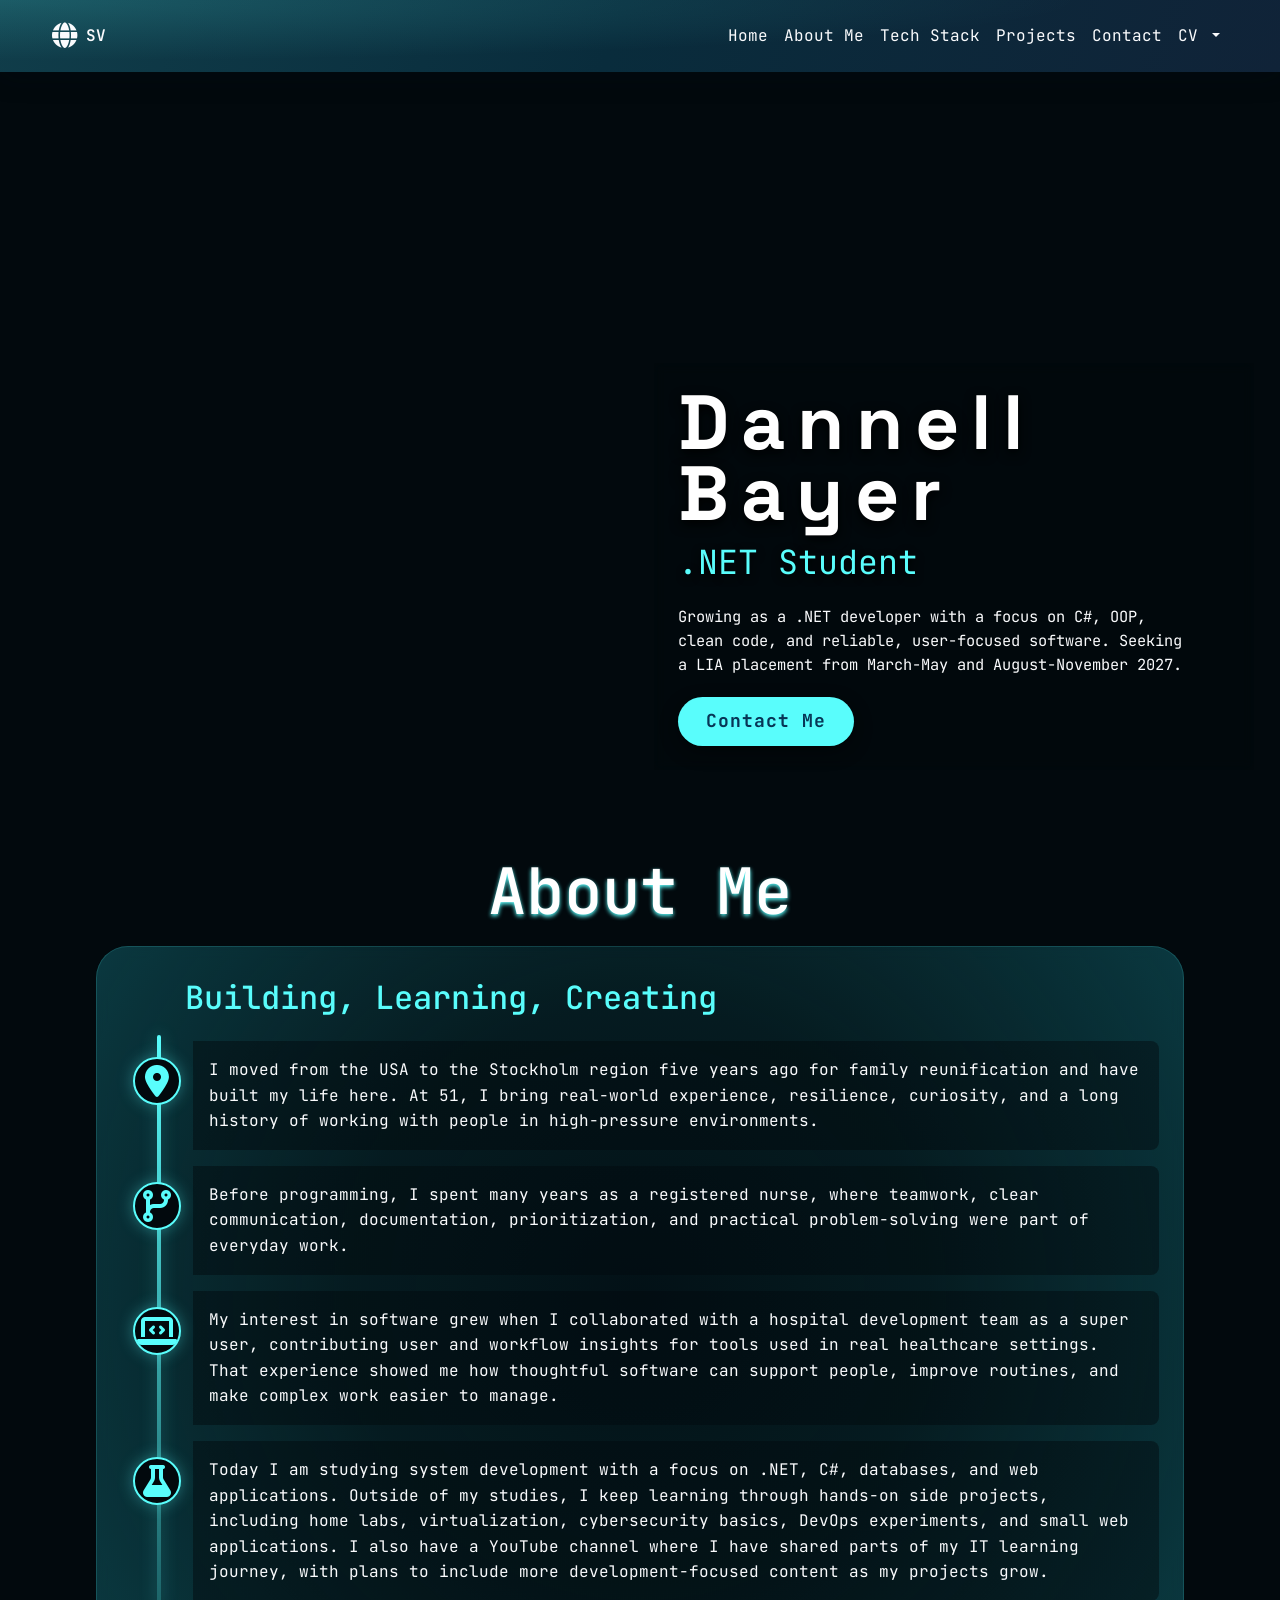
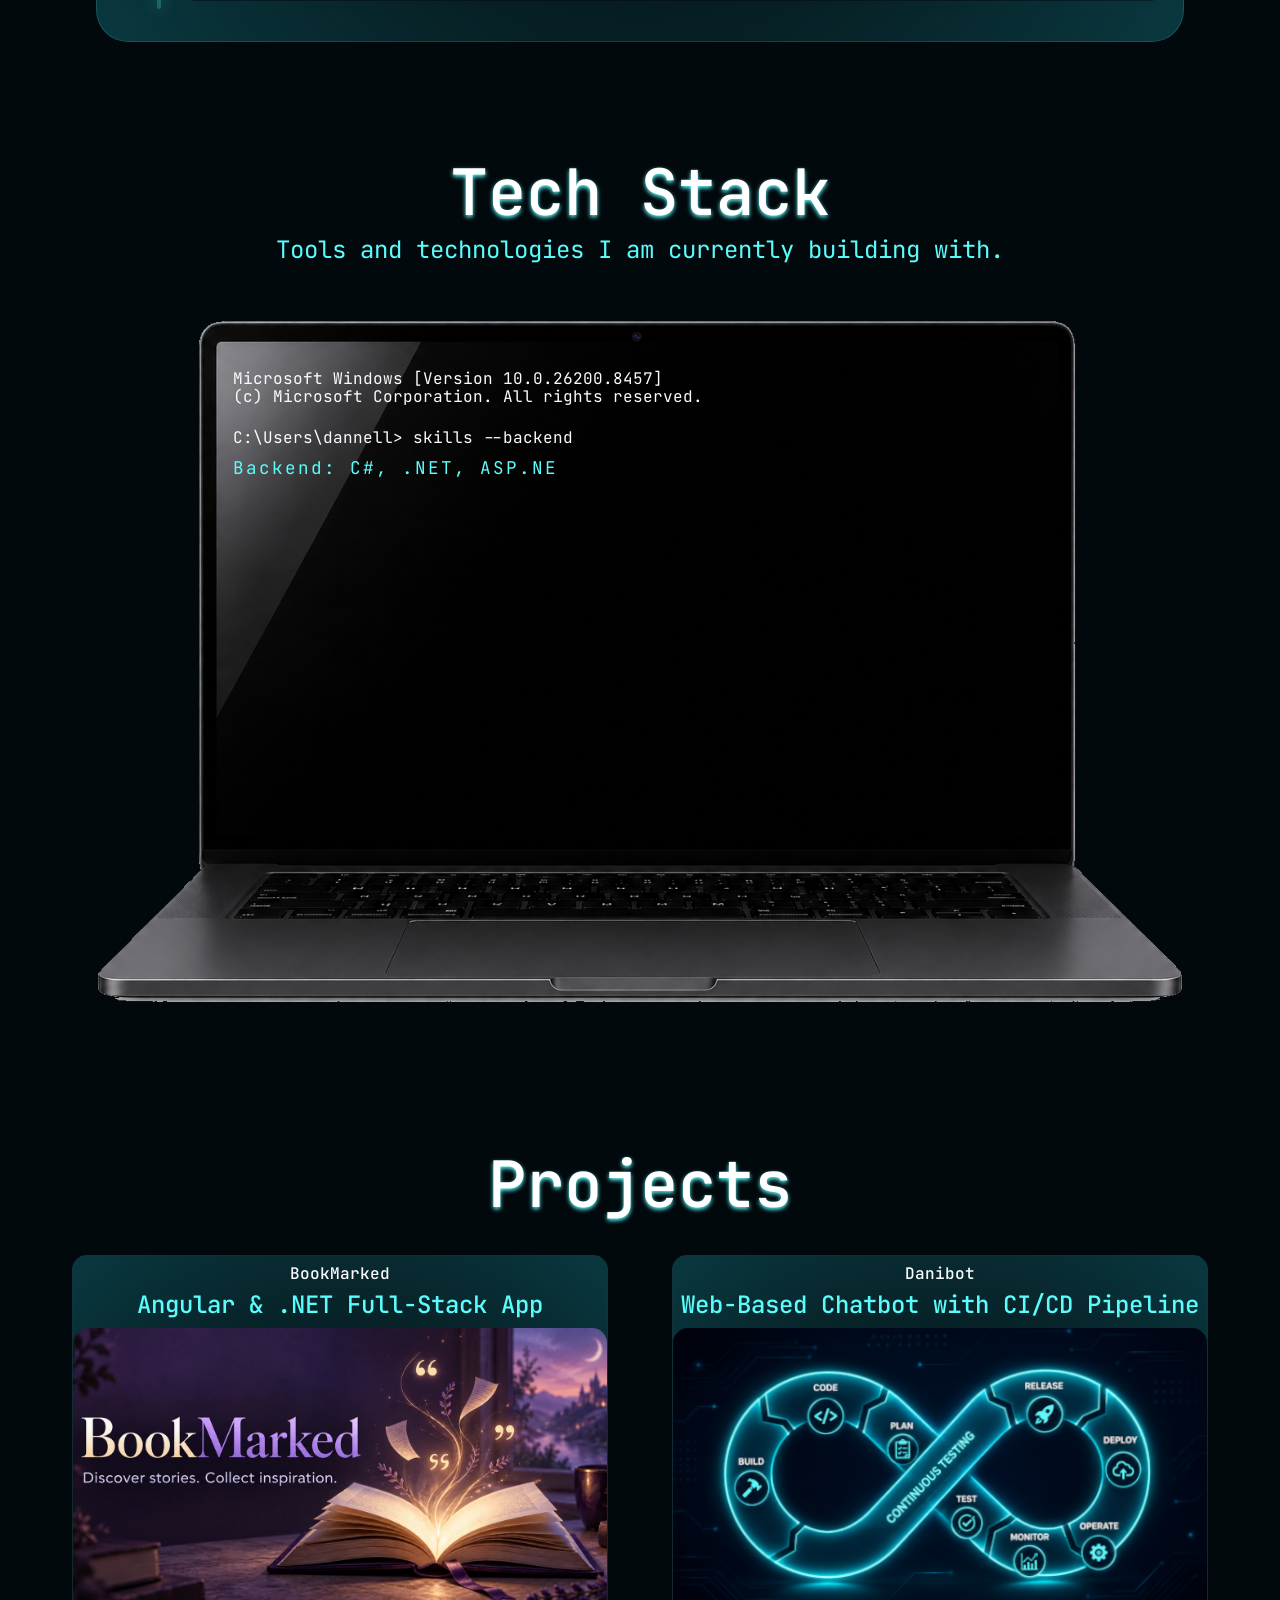
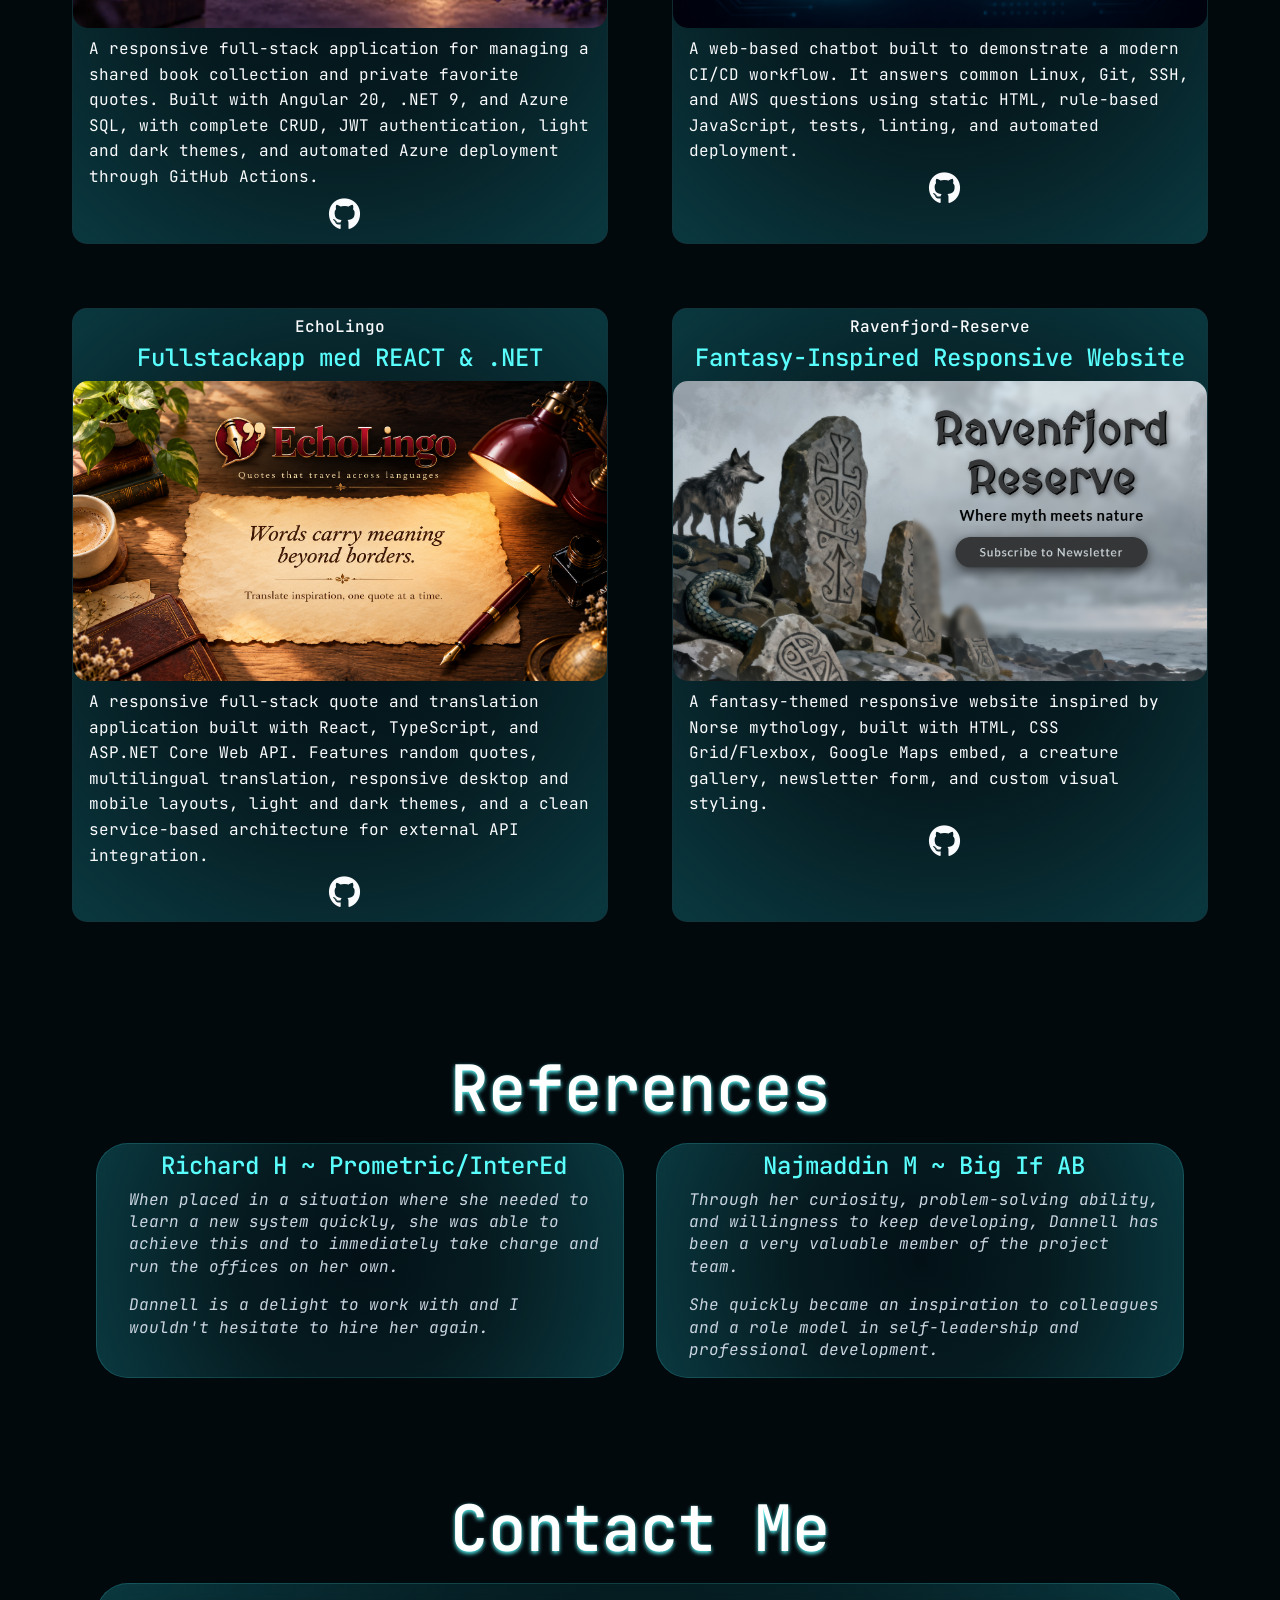
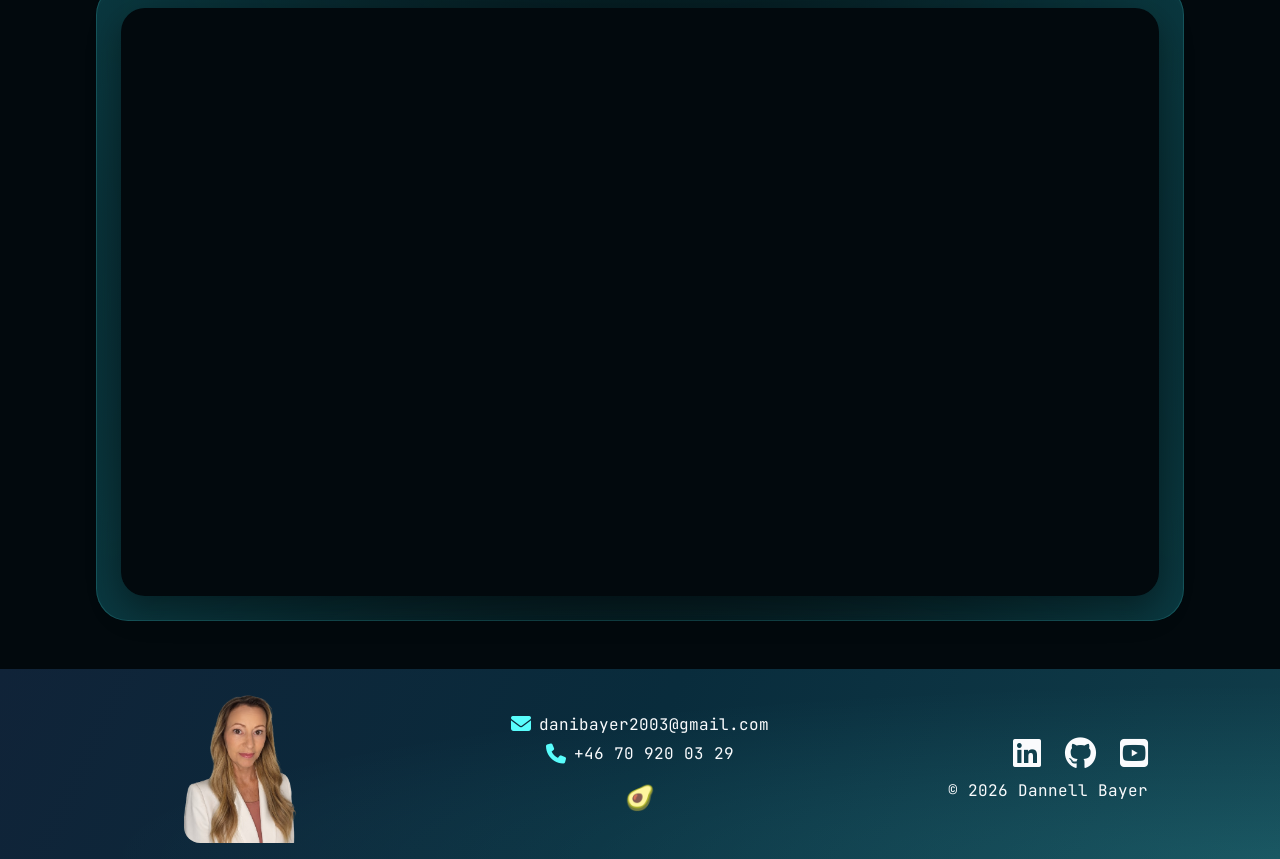
<file: index.html>
<!doctype html>
<html lang="en">
  <head>
    <meta charset="UTF-8" />
    <meta name="viewport" content="width=device-width, initial-scale=1.0" />
    <meta
      name="description"
      content="Dannell Bayer is a .NET system developer student building responsive web applications, exploring software engineering, and seeking LIA placement opportunities in 2027."
    />
    <meta
      property="og:title"
      content="Dannell Bayer | .NET Developer Portfolio"
    />
    <meta
      property="og:description"
      content="A .NET system developer student building modern, scalable web applications and exploring software engineering through hands-on projects."
    />
    <meta property="og:url" content="https://dannellbayer.com" />
    <meta property="og:site_name" content="Dannell Bayer Portfolio" />
    <meta property="og:locale" content="en_US" />
    <meta property="og:image:width" content="1200" />
    <meta property="og:image:height" content="630" />
    <meta
      property="og:image"
      content="https://dannellbayer.com/images/preview.png?v=2"
    />
    <meta property="og:image:type" content="image/png" />
    <meta
      property="og:image:alt"
      content="Dannell Bayer, Junior .NET Developer"
    />
    <meta property="og:type" content="website" />
    <meta name="twitter:card" content="summary_large_image" />
    <meta
      name="twitter:title"
      content="Dannell Bayer | .NET Developer Portfolio"
    />
    <meta
      name="twitter:description"
      content="A .NET system developer student building modern, scalable web applications and exploring software engineering through hands-on projects."
    />
    <meta
      name="twitter:image"
      content="https://dannellbayer.com/images/preview.png?v=2"
    />
    <meta
      name="twitter:image:alt"
      content="Dannell Bayer, Junior .NET Developer"
    />
    <link rel="icon" type="image/png" sizes="64x64" href="images/favicon.png" />

    <link
      href="https://cdn.jsdelivr.net/npm/bootstrap@5.1.3/dist/css/bootstrap.min.css"
      rel="stylesheet"
      integrity="sha384-1BmE4kWBq78iYhFldvKuhfTAU6auU8tT94WrHftjDbrCEXSU1oBoqyl2QvZ6jIW3"
      crossorigin="anonymous"
    />

    <link rel="stylesheet" href="css/BrowserReset.css" />
    <link rel="stylesheet" href="css/style.css" />
    <link rel="stylesheet" href="css/navbar.css" />
    <link rel="stylesheet" href="css/hero.css" />
    <link rel="stylesheet" href="css/aboutme.css" />
    <link rel="stylesheet" href="css/projects.css" />
    <link rel="stylesheet" href="css/knowledge.css" />
    <link rel="stylesheet" href="css/references.css" />
    <link rel="stylesheet" href="css/contact.css" />
    <link rel="stylesheet" href="css/connect.css" />
    <link rel="stylesheet" href="css/footer.css" />

    <link rel="preconnect" href="https://cdnjs.cloudflare.com" />
    <link rel="preconnect" href="https://fonts.googleapis.com" />
    <link rel="preconnect" href="https://fonts.gstatic.com" crossorigin />

    <link
      rel="stylesheet"
      href="https://cdnjs.cloudflare.com/ajax/libs/font-awesome/6.5.0/css/all.min.css"
    />

    <link
      href="https://fonts.googleapis.com/css2?family=JetBrains+Mono:wght@400;700&amp;family=Space+Grotesk:wght@500;700&amp;display=swap"
      rel="stylesheet"
    />

    <title>Dannell Bayer</title>
  </head>
  <body>
    <!-- Navigation Bar -->
    <header>
      <nav class="navbar navbar-expand-lg custom-navbar">
        <div class="container-fluid">
          <a
            href="indexSV.html"
            class="language-link"
            aria-label="View Swedish version"
          >
            <i class="fa-solid fa-globe language-globe" aria-hidden="true"></i>
            <span>SV</span>
          </a>
          <button
            class="navbar-toggler custom-toggler"
            type="button"
            data-bs-toggle="collapse"
            data-bs-target="#navbarNavDropdown"
            aria-controls="navbarNavDropdown"
            aria-expanded="false"
            aria-label="Toggle navigation"
          >
            <span class="navbar-toggler-icon"></span>
          </button>
          <div class="collapse navbar-collapse" id="navbarNavDropdown">
            <ul class="navbar-nav">
              <li class="nav-item">
                <a class="nav-link" href="#hero">Home</a>
              </li>
              <li class="nav-item">
                <a class="nav-link" href="#about">About Me</a>
              </li>
              <li class="nav-item">
                <a class="nav-link" href="#knowledge">Tech Stack</a>
              </li>
              <li class="nav-item">
                <a class="nav-link" href="#projects">Projects</a>
              </li>
              <li class="nav-item">
                <a class="nav-link" href="#contact">Contact</a>
              </li>
              <li class="nav-item dropdown">
                <a
                  class="nav-link dropdown-toggle"
                  href="#"
                  id="navbarDropdownMenuLink"
                  role="button"
                  data-bs-toggle="dropdown"
                  aria-expanded="false"
                >
                  CV
                </a>

                <ul
                  class="dropdown-menu"
                  aria-labelledby="navbarDropdownMenuLink"
                >
                  <li>
                    <a
                      class="dropdown-item"
                      target="_blank"
                      rel="noopener noreferrer"
                      href="pdffiles/DannellBayer.pdf"
                      >English</a
                    >
                  </li>
                  <li>
                    <a
                      class="dropdown-item"
                      target="_blank"
                      rel="noopener noreferrer"
                      href="pdffiles/DannellBayerSV.pdf"
                      >Swedish</a
                    >
                  </li>
                </ul>
              </li>
            </ul>
          </div>
        </div>
      </nav>
    </header>
    <!-- Navigation Bar -->

    <!-- hero section -->
    <main>
      <section class="hero" id="hero">
        <video
          class="hero-video"
          muted
          loop
          playsinline
          preload="auto"
          aria-hidden="true"
        >
          <source src="videos/heroanimation.mp4" type="video/mp4" />
        </video>
        <div class="hero-scrim" aria-hidden="true"></div>
        <div class="hero-overlay">
          <div class="hero-copy">
            <h1 class="hero-h1">Dannell Bayer</h1>
            <p class="hero-p">.NET Student</p>
            <p class="hero-summary">
              Growing as a .NET developer with a focus on C#, OOP, clean code,
              and reliable, user-focused software. Seeking a LIA placement from
              March-May and August-November 2027.
            </p>
            <a href="#contact" class="hero-btn">Contact Me</a>
          </div>
        </div>
      </section>
      <!-- hero section -->

      <!-- about me section -->
      <section id="about">
        <h2 class="about-h2">About Me</h2>
        <div class="about-div">
          <h3 class="about-h3">Building, Learning, Creating</h3>
          <p class="about-p">
            <i class="fa-solid fa-location-dot"></i>
            I moved from the USA to the Stockholm region five years ago for
            family reunification and have built my life here. At 51, I bring
            real-world experience, resilience, curiosity, and a long history of
            working with people in high-pressure environments.
          </p>

          <p class="about-p">
            <i class="fa-solid fa-code-branch"></i>
            Before programming, I spent many years as a registered nurse, where
            teamwork, clear communication, documentation, prioritization, and
            practical problem-solving were part of everyday work.
          </p>

          <p class="about-p">
            <i class="fa-solid fa-laptop-code"></i>
            My interest in software grew when I collaborated with a hospital
            development team as a super user, contributing user and workflow
            insights for tools used in real healthcare settings. That experience
            showed me how thoughtful software can support people, improve
            routines, and make complex work easier to manage.
          </p>

          <p class="about-p">
            <i class="fa-solid fa-flask"></i>
            Today I am studying system development with a focus on .NET, C#,
            databases, and web applications. Outside of my studies, I keep
            learning through hands-on side projects, including home labs,
            virtualization, cybersecurity basics, DevOps experiments, and small
            web applications. I also have a YouTube channel where I have shared
            parts of my IT learning journey, with plans to include more
            development-focused content as my projects grow.
          </p>
        </div>
      </section>
      <!-- about me section -->

      <!-- knowledge section -->
      <section id="knowledge">
        <h2 class="section-h2">Tech Stack</h2>
        <p class="section-intro">
          Tools and technologies I am currently building with.
        </p>
        <div class="knowledge-grid">
          <div class="laptop">
            <ul class="techstack">
              <li class="terminal">
                Microsoft Windows [Version 10.0.26200.8457]
              </li>
              <li class="terminal">
                (c) Microsoft Corporation. All rights reserved.
              </li>

              <li class="terminal-command">
                <span class="terminal-path">C:\Users\dannell&gt;</span>
                <span class="typewriter-text"> skills --backend</span>
              </li>
              <li class="terminal-skill">
                <span class="typewriter-text">
                  Backend: C#, .NET, ASP.NET Core, MVC
                </span>
              </li>
              <li class="terminal-command">
                <span class="terminal-path">C:\Users\dannell&gt;</span>
                <span class="typewriter-text"> skills --frontend</span>
              </li>
              <li class="terminal-skill">
                <span class="typewriter-text">
                  Frontend: HTML, CSS, JavaScript, Bootstrap
                </span>
              </li>
              <li class="terminal-command">
                <span class="terminal-path">C:\Users\dannell&gt;</span>
                <span class="typewriter-text"> skills --database</span>
              </li>
              <li class="terminal-skill">
                <span class="typewriter-text">
                  Database: SQL Server, Entity Framework
                </span>
              </li>

              <li class="terminal-command">
                <span class="terminal-path">C:\Users\dannell&gt;</span>
                <span class="typewriter-text"> skills --tools</span>
              </li>
              <li class="terminal-skill">
                <span class="typewriter-text">
                  Tools: GitHub, Visual Studio, VS Code
                </span>
                <span class="cursor">|</span>
              </li>
            </ul>
          </div>
        </div>
      </section>
      <!-- knowledge section -->

      <!-- project section -->
      <section class="projects" id="projects">
        <h2 class="section-h2">Projects</h2>
        <div class="projects-grid">
          <article class="projects-card">
            <h3 class="projects-h3">BookMarked</h3>
            <h4 class="projects-h4">Angular &amp; .NET Full-Stack App</h4>
            <div class="projects-website">
              <img
                src="images/bookmarked-social-preview.webp"
                alt="BookMarked — Discover stories. Collect inspiration."
                width="1400"
                height="734"
                loading="lazy"
                decoding="async"
              />
              <a
                href="https://bookmarked-api-dani-bqcqene2e6bnhkcv.swedencentral-01.azurewebsites.net/"
                class="project-btn project-btn-with-note"
                target="_blank"
                rel="noopener noreferrer"
              >
                <span>Visit Website</span>
                <small class="project-btn-note"
                  >Free Azure services may take up to 60 seconds to wake on the
                  first request.</small
                >
              </a>
            </div>
            <p class="projects-p">
              A responsive full-stack application for managing a shared book
              collection and private favorite quotes. Built with Angular 20,
              .NET 9, and Azure SQL, with complete CRUD, JWT authentication,
              light and dark themes, and automated Azure deployment through
              GitHub Actions.
            </p>
            <div class="github-icon">
              <a
                href="https://github.com/danitechworks/BookMarked"
                class="github-project-link"
                target="_blank"
                rel="noopener noreferrer"
                aria-label="View BookMarked source on GitHub"
              >
                <i class="fa-brands fa-github" aria-hidden="true"></i>
              </a>
            </div>
          </article>

          <article class="projects-card">
            <h3 class="projects-h3">Danibot</h3>
            <h4 class="projects-h4">Web-Based Chatbot with CI/CD Pipeline</h4>
            <div class="projects-video">
              <img
                src="images/cicd.png"
                loading="lazy"
                decoding="async"
                alt="Danibot project video thumbnail"
              />
              <a
                href="https://www.youtube.com/watch?v=EIUSUtF39sE"
                class="project-btn"
                target="_blank"
                rel="noopener noreferrer"
              >
                Watch Presentation Video
              </a>
            </div>
            <p class="projects-p">
              A web-based chatbot built to demonstrate a modern CI/CD workflow.
              It answers common Linux, Git, SSH, and AWS questions using static
              HTML, rule-based JavaScript, tests, linting, and automated
              deployment.
            </p>
            <div class="github-icon">
              <a
                href="https://github.com/danitechworks/Danibot.git"
                class="github-project-link"
                target="_blank"
                rel="noopener noreferrer"
                aria-label="View source on GitHub"
              >
                <i class="fa-brands fa-github"></i>
              </a>
            </div>
          </article>

          <article class="projects-card">
            <h3 class="projects-h3">EchoLingo</h3>
            <h4 class="projects-h4">Fullstackapp med REACT & .NET</h4>
            <div class="projects-website">
              <img
                src="images/ELpreview.png"
                loading="lazy"
                decoding="async"
                alt="Ravenfjord Reserve screenshot"
              />
              <a
                href="https://echolingo-api-b4etfwgzg7ducxg9.swedencentral-01.azurewebsites.net/"
                class="project-btn"
                target="_blank"
                rel="noopener noreferrer"
              >
                Visit Website
              </a>
            </div>
            <p class="projects-p">
              A responsive full-stack quote and translation application built
              with React, TypeScript, and ASP.NET Core Web API. Features random
              quotes, multilingual translation, responsive desktop and mobile
              layouts, light and dark themes, and a clean service-based
              architecture for external API integration.
            </p>
            <div class="github-icon">
              <a
                href="https://github.com/danitechworks/EchoLingo.git"
                class="github-project-link"
                target="_blank"
                rel="noopener noreferrer"
                aria-label="View source on GitHub"
              >
                <i class="fa-brands fa-github"></i>
              </a>
            </div>
          </article>

          <article class="projects-card">
            <h3 class="projects-h3">Ravenfjord-Reserve</h3>
            <h4 class="projects-h4">Fantasy-Inspired Responsive Website</h4>
            <div class="projects-website">
              <img
                src="images/ravenfjord.png"
                loading="lazy"
                decoding="async"
                alt="Ravenfjord Reserve screenshot"
              />

              <a
                href="https://dannellbayer.com/Ravenfjord-Reserve/"
                class="project-btn"
                target="_blank"
                rel="noopener noreferrer"
              >
                Visit Website
              </a>
            </div>
            <p class="projects-p">
              A fantasy-themed responsive website inspired by Norse mythology,
              built with HTML, CSS Grid/Flexbox, Google Maps embed, a creature
              gallery, newsletter form, and custom visual styling.
            </p>
            <div class="github-icon">
              <a
                href="https://github.com/danitechworks/Ravenfjord-Reserve.git"
                class="github-project-link"
                target="_blank"
                rel="noopener noreferrer"
                aria-label="View source on GitHub"
              >
                <i class="fa-brands fa-github"></i>
              </a>
            </div>
          </article>
        </div>
      </section>
      <!-- project section -->

      <!-- references section -->
      <section id="references">
        <h2 class="section-h2">References</h2>
        <div class="references-grid">
          <article class="references-card">
            <h3 class="references-h3">Richard H ~ Prometric/InterEd</h3>
            <p class="references-p">
              When placed in a situation where she needed to learn a new system
              quickly, she was able to achieve this and to immediately take
              charge and run the offices on her own.
            </p>
            <p class="references-p">
              Dannell is a delight to work with and I wouldn't hesitate to hire
              her again.
            </p>

            <a
              href="pdffiles/DannellBayer-richardRefLetter.pdf"
              class="ref-btn"
              target="_blank"
              rel="noopener noreferrer"
            >
              View Full Reference
            </a>
          </article>
          <article class="references-card">
            <h3 class="references-h3">Najmaddin M ~ Big If AB</h3>
            <p class="references-p">
              Through her curiosity, problem-solving ability, and willingness to
              keep developing, Dannell has been a very valuable member of the
              project team.
            </p>
            <p class="references-p">
              She quickly became an inspiration to colleagues and a role model
              in self-leadership and professional development.
            </p>
            <a
              href="pdffiles/DannellBayer-najmaddinRefLetter.pdf"
              class="ref-btn"
              target="_blank"
              rel="noopener noreferrer"
            >
              View Full Reference
            </a>
          </article>
        </div>
      </section>
      <!-- references section -->

      <!-- contact section -->
      <section class="contact" id="contact">
        <h2 class="section-h2">Contact Me</h2>
        <div class="contact-layout">
          <form
            class="contact-form"
            id="contactForm"
            action="https://api.web3forms.com/submit"
            method="POST"
            novalidate
            hidden
          >
            <h3 class="contact-h3">Send Email</h3>

            <label for="name">Name</label>
            <input
              type="text"
              id="name"
              name="name"
              placeholder="Your name"
              required
            />
            <span class="form-error" id="name-error" aria-live="polite"></span>

            <label for="email">Email</label>
            <input
              type="email"
              id="email"
              name="email"
              placeholder="Your email"
              required
            />
            <span class="form-error" id="email-error" aria-live="polite"></span>

            <label for="message">Message</label>
            <textarea
              id="message"
              name="message"
              placeholder="Write your message here..."
              required
            ></textarea>
            <span
              class="form-error"
              id="message-error"
              aria-live="polite"
            ></span>

            <input
              type="hidden"
              name="access_key"
              value="206e0ad1-7365-426f-9754-2d26ab187201"
            />
            <input
              type="hidden"
              name="subject"
              value="New Contact Form Submission"
            />
            <button type="submit" class="contact-form-button">
              Submit Form
            </button>
          </form>
          <aside
            class="connect-div"
            id="connectCard"
            aria-label="Contact invitation"
          >
            <video
              class="connect-video"
              muted
              loop
              playsinline
              preload="metadata"
              aria-label="Animated invitation to connect"
            >
              <source src="videos/lets-connect.mp4" type="video/mp4" />
            </video>
            <button
              class="connect-card-button"
              type="button"
              aria-controls="contactForm"
            >
              Contact Me
            </button>
          </aside>
        </div>
      </section>
    </main>
    <!-- contact section -->

    <!-- footer section -->
    <footer class="footer py-3">
      <div class="container">
        <div class="row footer-main-row align-items-stretch gy-3">
          <div
            class="footer-portrait-column col-md-3 d-flex justify-content-center align-items-center"
          >
            <div class="footer-portrait-frame">
              <img
                class="footer-portrait"
                src="images/dani4.png"
                alt="Dannell Bayer"
                width="132"
                height="176"
              />
            </div>
          </div>

          <div
            class="footer-column col-md-6 text-center d-flex flex-column justify-content-center"
          >
            <div class="d-flex flex-column gap-1">
              <a
                href="mailto:danibayer2003@gmail.com"
                class="footer-link d-inline-flex align-items-center justify-content-center gap-2 text-decoration-none"
                aria-label="Send email"
              >
                <i class="fa-solid fa-envelope" aria-hidden="true"></i>
                <span>danibayer2003@gmail.com</span>
              </a>
              <a
                href="tel:+46709200329"
                class="footer-link d-inline-flex align-items-center justify-content-center gap-2 text-decoration-none"
                aria-label="Call phone number"
              >
                <i class="fa-solid fa-phone" aria-hidden="true"></i>
                <span>+46 70 920 03 29</span>
              </a>
              <a
                class="easter-egg"
                href="pdffiles/EasterEgg.pdf"
                title="Achievement Unlocked"
                target="_blank"
                rel="noopener noreferrer"
              >
                🥑
              </a>
            </div>
          </div>

          <div
            class="footer-column col-md-3 text-center text-md-end d-flex flex-column justify-content-center"
          >
            <div
              class="d-flex justify-content-center justify-content-md-end align-items-center gap-4 mb-2"
            >
              <a
                href="https://www.linkedin.com/in/dannell-bayer"
                target="_blank"
                rel="noopener noreferrer"
                class="footer-social-link text-decoration-none"
                aria-label="View LinkedIn page"
              >
                <i class="fa-brands fa-linkedin" aria-hidden="true"></i>
              </a>

              <a
                href="https://github.com/danitechworks"
                target="_blank"
                rel="noopener noreferrer"
                class="footer-social-link text-decoration-none"
                aria-label="View Github page"
              >
                <i class="fa-brands fa-github" aria-hidden="true"></i>
              </a>

              <a
                href="https://www.youtube.com/@DanisITdesk"
                target="_blank"
                rel="noopener noreferrer"
                class="footer-social-link text-decoration-none"
                aria-label="View Youtube channel"
              >
                <i class="fa-brands fa-square-youtube" aria-hidden="true"></i>
              </a>
            </div>

            <p class="footer-small mb-0">&copy; 2026 Dannell Bayer</p>
          </div>
        </div>
      </div>
    </footer>
    <!-- footer section -->

    <script
      src="https://cdn.jsdelivr.net/npm/bootstrap@5.1.3/dist/js/bootstrap.bundle.min.js"
      integrity="sha384-ka7Sk0Gln4gmtz2MlQnikT1wXgYsOg+OMhuP+IlRH9sENBO0LRn5q+8nbTov4+1p"
      crossorigin="anonymous"
    ></script>
    <script src="js/index.js" defer></script>
  </body>
</html>
</file>
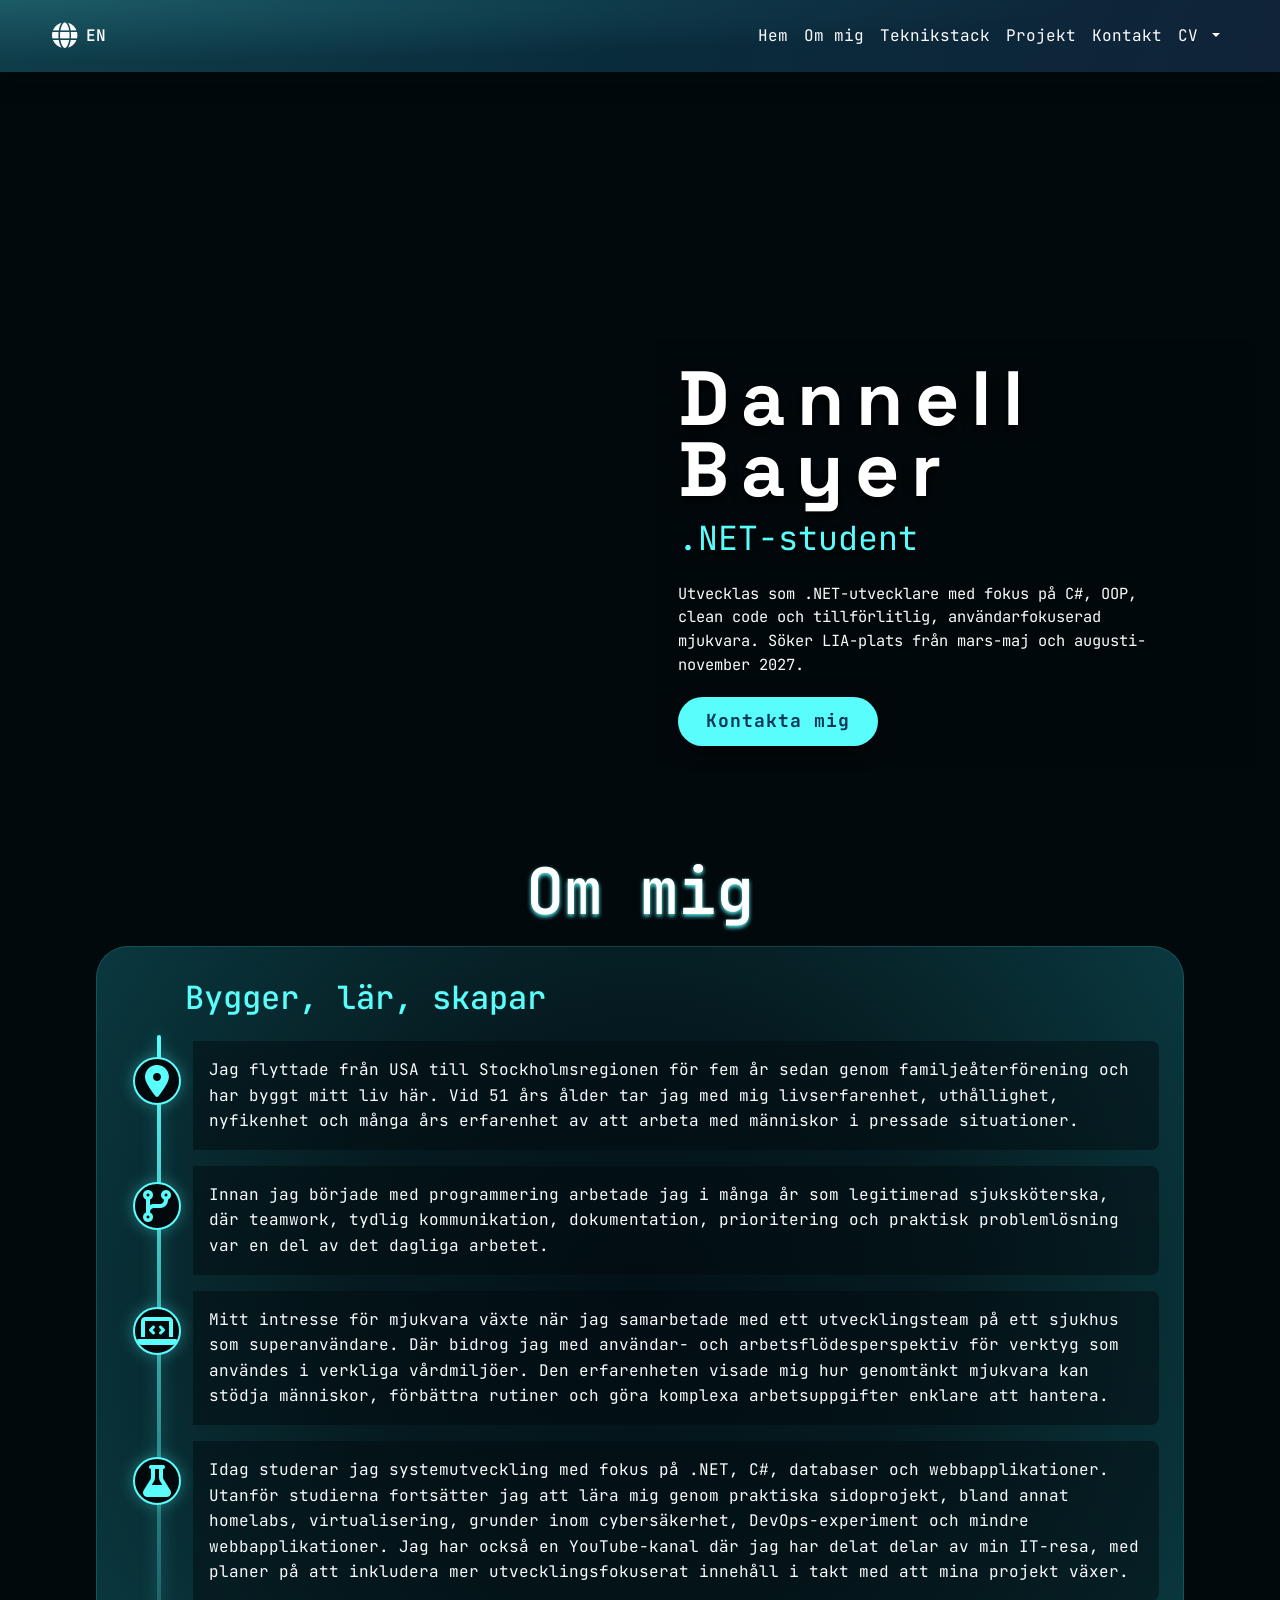
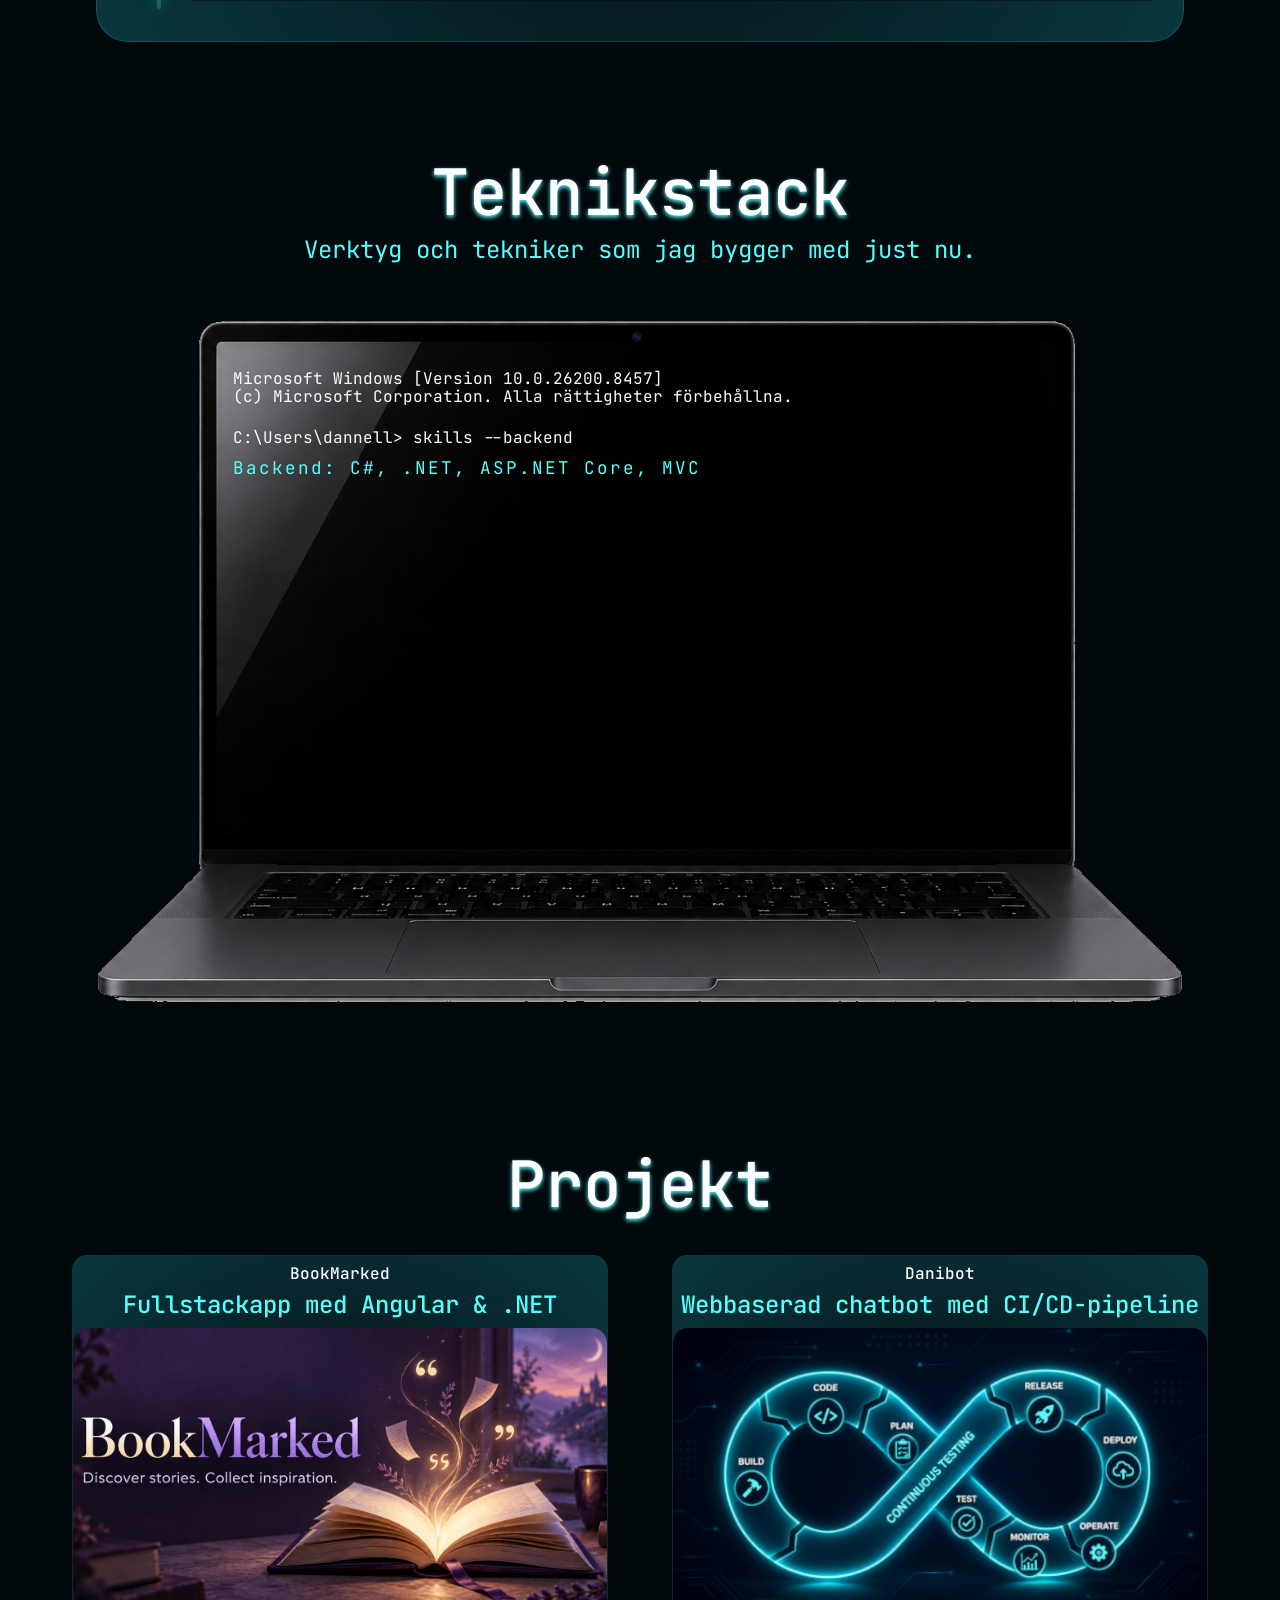
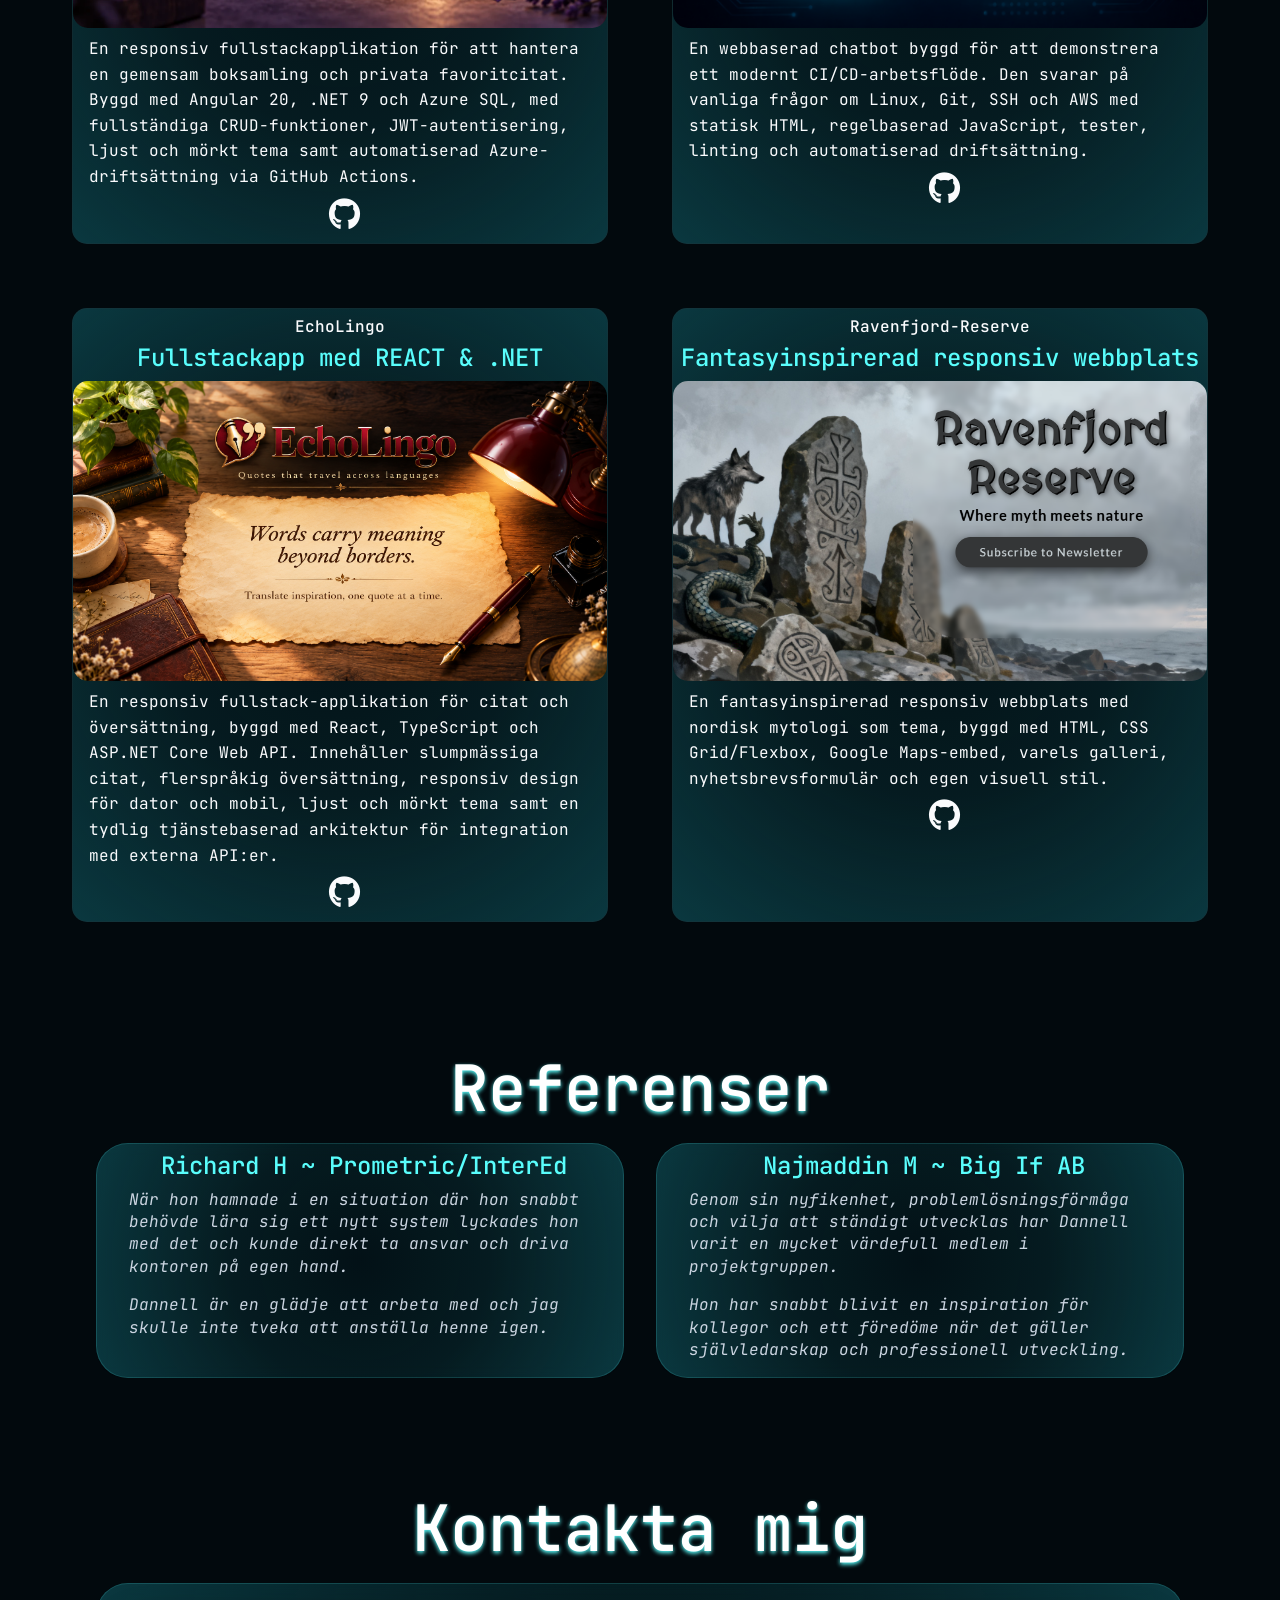
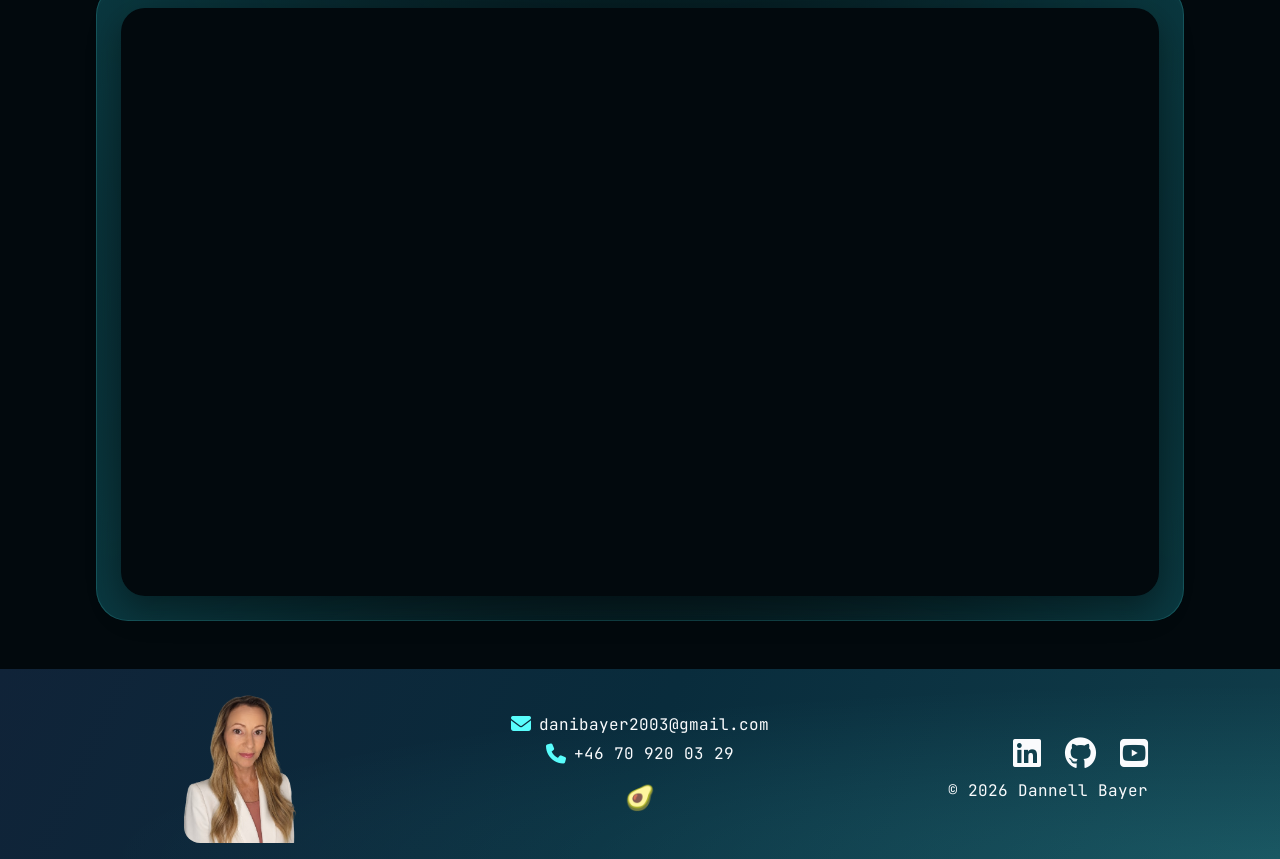
<file: indexSV.html>
<!doctype html>
<html lang="sv">
  <head>
    <meta charset="UTF-8" />
    <meta name="viewport" content="width=device-width, initial-scale=1.0" />
    <meta
      name="description"
      content="Dannell Bayer är .NET-student inom systemutveckling som bygger responsiva webbapplikationer, utforskar mjukvaruutveckling och söker LIA-plats under 2027."
    />
    <meta
      property="og:title"
      content="Dannell Bayer | .NET-utvecklarportfölj"
    />
    <meta
      property="og:description"
      content="En .NET-student inom systemutveckling som bygger moderna, skalbara webbapplikationer och utforskar mjukvaruutveckling genom praktiska projekt."
    />
    <meta property="og:url" content="https://dannellbayer.com/indexSV.html" />
    <meta property="og:site_name" content="Dannell Bayer Portfolio" />
    <meta property="og:locale" content="sv_SE" />
    <meta property="og:image:width" content="1200" />
    <meta property="og:image:height" content="630" />
    <meta
      property="og:image"
      content="https://dannellbayer.com/images/preview.png?v=2"
    />
    <meta property="og:image:type" content="image/png" />
    <meta
      property="og:image:alt"
      content="Dannell Bayer, Junior .NET-utvecklare"
    />
    <meta property="og:type" content="website" />
    <meta name="twitter:card" content="summary_large_image" />
    <meta
      name="twitter:title"
      content="Dannell Bayer | .NET-utvecklarportfölj"
    />
    <meta
      name="twitter:description"
      content="En .NET-student inom systemutveckling som bygger moderna, skalbara webbapplikationer och utforskar mjukvaruutveckling genom praktiska projekt."
    />
    <meta
      name="twitter:image"
      content="https://dannellbayer.com/images/preview.png?v=2"
    />
    <meta
      name="twitter:image:alt"
      content="Dannell Bayer, Junior .NET-utvecklare"
    />
    <link rel="icon" type="image/png" sizes="64x64" href="images/favicon.png" />

    <link
      href="https://cdn.jsdelivr.net/npm/bootstrap@5.1.3/dist/css/bootstrap.min.css"
      rel="stylesheet"
      integrity="sha384-1BmE4kWBq78iYhFldvKuhfTAU6auU8tT94WrHftjDbrCEXSU1oBoqyl2QvZ6jIW3"
      crossorigin="anonymous"
    />

    <link rel="stylesheet" href="css/BrowserReset.css" />
    <link rel="stylesheet" href="css/style.css" />
    <link rel="stylesheet" href="css/navbar.css" />
    <link rel="stylesheet" href="css/hero.css" />
    <link rel="stylesheet" href="css/aboutme.css" />
    <link rel="stylesheet" href="css/projects.css" />
    <link rel="stylesheet" href="css/knowledge.css" />
    <link rel="stylesheet" href="css/references.css" />
    <link rel="stylesheet" href="css/contact.css" />
    <link rel="stylesheet" href="css/connect.css" />
    <link rel="stylesheet" href="css/footer.css" />

    <link
      rel="stylesheet"
      href="https://cdnjs.cloudflare.com/ajax/libs/font-awesome/6.5.0/css/all.min.css"
    />

    <link rel="preconnect" href="https://fonts.googleapis.com" />
    <link rel="preconnect" href="https://fonts.gstatic.com" crossorigin />
    <link
      href="https://fonts.googleapis.com/css2?family=Bungee+Shade&family=JetBrains+Mono:ital,wght@0,100..800;1,100..800&family=Lato:ital,wght@0,100;0,300;0,400;0,700;0,900;1,100;1,300;1,400;1,700;1,900&family=Raleway:ital,wght@0,100..900;1,100..900&family=Roboto:ital,wght@0,100..900;1,100..900&family=Rubik+Mono+One&family=Silkscreen:wght@400;700&family=Space+Grotesk:wght@300..700&display=swap"
      rel="stylesheet"
    />

    <title>Dannell Bayer</title>
  </head>
  <body>
    <!-- Navigation Bar -->
    <header>
      <nav class="navbar navbar-expand-lg custom-navbar">
        <div class="container-fluid">
          <a
            href="index.html"
            class="language-link"
            aria-label="View English version"
          >
            <i class="fa-solid fa-globe language-globe" aria-hidden="true"></i>
            <span>EN</span>
          </a>
          <button
            class="navbar-toggler custom-toggler"
            type="button"
            data-bs-toggle="collapse"
            data-bs-target="#navbarNavDropdown"
            aria-controls="navbarNavDropdown"
            aria-expanded="false"
            aria-label="Öppna navigering"
          >
            <span class="navbar-toggler-icon"></span>
          </button>
          <div class="collapse navbar-collapse" id="navbarNavDropdown">
            <ul class="navbar-nav">
              <li class="nav-item">
                <a class="nav-link" href="#hero">Hem</a>
              </li>
              <li class="nav-item">
                <a class="nav-link" href="#about">Om mig</a>
              </li>
              <li class="nav-item">
                <a class="nav-link" href="#knowledge">Teknikstack</a>
              </li>
              <li class="nav-item">
                <a class="nav-link" href="#projects">Projekt</a>
              </li>
              <li class="nav-item">
                <a class="nav-link" href="#contact">Kontakt</a>
              </li>
              <li class="nav-item dropdown">
                <a
                  class="nav-link dropdown-toggle"
                  href="#"
                  id="navbarDropdownMenuLink"
                  role="button"
                  data-bs-toggle="dropdown"
                  aria-expanded="false"
                >
                  CV
                </a>

                <ul
                  class="dropdown-menu"
                  aria-labelledby="navbarDropdownMenuLink"
                >
                  <li>
                    <a
                      class="dropdown-item"
                      target="_blank"
                      rel="noopener noreferrer"
                      href="pdffiles/DannellBayer.pdf"
                      >Engelska</a
                    >
                  </li>
                  <li>
                    <a
                      class="dropdown-item"
                      target="_blank"
                      rel="noopener noreferrer"
                      href="pdffiles/DannellBayerSV.pdf"
                      >Svenska</a
                    >
                  </li>
                </ul>
              </li>
            </ul>
          </div>
        </div>
      </nav>
    </header>
    <!-- Navigation Bar -->

    <!-- hero section -->
    <main>
      <section class="hero" id="hero">
        <video
          class="hero-video"
          muted
          loop
          playsinline
          preload="auto"
          aria-hidden="true"
        >
          <source src="videos/heroanimation.mp4" type="video/mp4" />
        </video>
        <div class="hero-scrim" aria-hidden="true"></div>
        <div class="hero-overlay">
          <div class="hero-copy">
            <h1 class="hero-h1">Dannell Bayer</h1>
            <p class="hero-p">.NET-student</p>
            <p class="hero-summary">
              Utvecklas som .NET-utvecklare med fokus på C#, OOP, clean code och
              tillförlitlig, användarfokuserad mjukvara. Söker LIA-plats från
              mars-maj och augusti-november 2027.
            </p>
            <a href="#contact" class="hero-btn">Kontakta mig</a>
          </div>
        </div>
      </section>
      <!-- hero section -->

      <!-- about me section -->
      <section id="about">
        <h2 class="about-h2">Om mig</h2>
        <div class="about-div">
          <h3 class="about-h3">Bygger, lär, skapar</h3>
          <p class="about-p">
            <i class="fa-solid fa-location-dot"></i>
            Jag flyttade från USA till Stockholmsregionen för fem år sedan genom
            familjeåterförening och har byggt mitt liv här. Vid 51 års ålder tar
            jag med mig livserfarenhet, uthållighet, nyfikenhet och många års
            erfarenhet av att arbeta med människor i pressade situationer.
          </p>

          <p class="about-p">
            <i class="fa-solid fa-code-branch"></i>
            Innan jag började med programmering arbetade jag i många år som
            legitimerad sjuksköterska, där teamwork, tydlig kommunikation,
            dokumentation, prioritering och praktisk problemlösning var en del
            av det dagliga arbetet.
          </p>

          <p class="about-p">
            <i class="fa-solid fa-laptop-code"></i>
            Mitt intresse för mjukvara växte när jag samarbetade med ett
            utvecklingsteam på ett sjukhus som superanvändare. Där bidrog jag
            med användar- och arbetsflödesperspektiv för verktyg som användes i
            verkliga vårdmiljöer. Den erfarenheten visade mig hur genomtänkt
            mjukvara kan stödja människor, förbättra rutiner och göra komplexa
            arbetsuppgifter enklare att hantera.
          </p>

          <p class="about-p">
            <i class="fa-solid fa-flask"></i>
            Idag studerar jag systemutveckling med fokus på .NET, C#, databaser
            och webbapplikationer. Utanför studierna fortsätter jag att lära mig
            genom praktiska sidoprojekt, bland annat homelabs, virtualisering,
            grunder inom cybersäkerhet, DevOps-experiment och mindre
            webbapplikationer. Jag har också en YouTube-kanal där jag har delat
            delar av min IT-resa, med planer på att inkludera mer
            utvecklingsfokuserat innehåll i takt med att mina projekt växer.
          </p>
        </div>
      </section>
      <!-- about me section -->

      <!-- knowledge section -->
      <section id="knowledge">
        <h2 class="section-h2">Teknikstack</h2>
        <p class="section-intro">
          Verktyg och tekniker som jag bygger med just nu.
        </p>
        <div class="knowledge-grid">
          <div class="laptop">
            <ul class="techstack">
              <li class="terminal">
                Microsoft Windows [Version 10.0.26200.8457]
              </li>
              <li class="terminal">
                (c) Microsoft Corporation. Alla rättigheter förbehållna.
              </li>

              <li class="terminal-command">
                <span class="terminal-path">C:\Users\dannell&gt;</span>
                <span class="typewriter-text"> skills --backend</span>
              </li>
              <li class="terminal-skill">
                <span class="typewriter-text">
                  Backend: C#, .NET, ASP.NET Core, MVC
                </span>
              </li>
              <li class="terminal-command">
                <span class="terminal-path">C:\Users\dannell&gt;</span>
                <span class="typewriter-text"> skills --frontend</span>
              </li>
              <li class="terminal-skill">
                <span class="typewriter-text">
                  Frontend: HTML, CSS, JavaScript, Bootstrap
                </span>
              </li>
              <li class="terminal-command">
                <span class="terminal-path">C:\Users\dannell&gt;</span>
                <span class="typewriter-text"> skills --database</span>
              </li>
              <li class="terminal-skill">
                <span class="typewriter-text">
                  Databas: SQL Server, Entity Framework
                </span>
              </li>

              <li class="terminal-command">
                <span class="terminal-path">C:\Users\dannell&gt;</span>
                <span class="typewriter-text"> skills --tools</span>
              </li>
              <li class="terminal-skill">
                <span class="typewriter-text">
                  Verktyg: GitHub, Visual Studio, VS Code
                </span>
                <span class="cursor">|</span>
              </li>
            </ul>
          </div>
        </div>
      </section>
      <!-- knowledge section -->

      <!-- project section -->
      <section class="projects" id="projects">
        <h2 class="section-h2">Projekt</h2>
        <div class="projects-grid">
          <article class="projects-card">
            <h3 class="projects-h3">BookMarked</h3>
            <h4 class="projects-h4">Fullstackapp med Angular &amp; .NET</h4>
            <div class="projects-website">
              <img
                src="images/bookmarked-social-preview.webp"
                alt="BookMarked — Upptäck berättelser. Samla inspiration."
                width="1400"
                height="734"
                loading="lazy"
                decoding="async"
              />
              <a
                href="https://bookmarked-api-dani-bqcqene2e6bnhkcv.swedencentral-01.azurewebsites.net/"
                class="project-btn project-btn-with-note"
                target="_blank"
                rel="noopener noreferrer"
              >
                <span>Besök webbplatsen</span>
                <small class="project-btn-note"
                  >Azures kostnadsfria tjänster kan ta upp till 60 sekunder att
                  starta vid det första anropet.</small
                >
              </a>
            </div>
            <p class="projects-p">
              En responsiv fullstackapplikation för att hantera en gemensam
              boksamling och privata favoritcitat. Byggd med Angular 20, .NET 9
              och Azure SQL, med fullständiga CRUD-funktioner,
              JWT-autentisering, ljust och mörkt tema samt automatiserad
              Azure-driftsättning via GitHub Actions.
            </p>
            <div class="github-icon">
              <a
                href="https://github.com/danitechworks/BookMarked"
                class="github-project-link"
                target="_blank"
                rel="noopener noreferrer"
                aria-label="Se källkoden för BookMarked på GitHub"
              >
                <i class="fa-brands fa-github" aria-hidden="true"></i>
              </a>
            </div>
          </article>

          <article class="projects-card">
            <h3 class="projects-h3">Danibot</h3>
            <h4 class="projects-h4">Webbaserad chatbot med CI/CD-pipeline</h4>
            <div class="projects-video">
              <img
                src="images/cicd.png"
                loading="lazy"
                decoding="async"
                alt="Danibot project video thumbnail"
              />
              <a
                href="https://www.youtube.com/watch?v=EIUSUtF39sE"
                class="project-btn"
                target="_blank"
                rel="noopener noreferrer"
              >
                Se presentationsvideo
              </a>
            </div>
            <p class="projects-p">
              En webbaserad chatbot byggd för att demonstrera ett modernt
              CI/CD-arbetsflöde. Den svarar på vanliga frågor om Linux, Git, SSH
              och AWS med statisk HTML, regelbaserad JavaScript, tester, linting
              och automatiserad driftsättning.
            </p>
            <div class="github-icon">
              <a
                href="https://github.com/danitechworks/Danibot.git"
                class="github-project-link"
                target="_blank"
                rel="noopener noreferrer"
                aria-label="Se källkoden på GitHub"
              >
                <i class="fa-brands fa-github"></i>
              </a>
            </div>
          </article>

          <article class="projects-card">
            <h3 class="projects-h3">EchoLingo</h3>
            <h4 class="projects-h4">Fullstackapp med REACT & .NET</h4>
            <div class="projects-website">
              <img
                src="images/ELpreview.png"
                loading="lazy"
                decoding="async"
                alt="Ravenfjord Reserve screenshot"
              />
              <a
                href="https://echolingo-api-b4etfwgzg7ducxg9.swedencentral-01.azurewebsites.net/"
                class="project-btn"
                target="_blank"
                rel="noopener noreferrer"
              >
                Besök webbplatsen
              </a>
            </div>
            <p class="projects-p">
              En responsiv fullstack-applikation för citat och översättning,
              byggd med React, TypeScript och ASP.NET Core Web API. Innehåller
              slumpmässiga citat, flerspråkig översättning, responsiv design för
              dator och mobil, ljust och mörkt tema samt en tydlig
              tjänstebaserad arkitektur för integration med externa API:er.
            </p>
            <div class="github-icon">
              <a
                href="https://github.com/danitechworks/EchoLingo.git"
                class="github-project-link"
                target="_blank"
                rel="noopener noreferrer"
                aria-label="Se källkoden på GitHub"
              >
                <i class="fa-brands fa-github"></i>
              </a>
            </div>
          </article>

          <article class="projects-card">
            <h3 class="projects-h3">Ravenfjord-Reserve</h3>
            <h4 class="projects-h4">Fantasyinspirerad responsiv webbplats</h4>
            <div class="projects-website">
              <img
                src="images/ravenfjord.png"
                loading="lazy"
                decoding="async"
                alt="Ravenfjord Reserve screenshot"
              />
              <a
                href="https://dannellbayer.com/Ravenfjord-Reserve/"
                class="project-btn"
                target="_blank"
                rel="noopener noreferrer"
              >
                Besök webbplatsen
              </a>
            </div>
            <p class="projects-p">
              En fantasyinspirerad responsiv webbplats med nordisk mytologi som
              tema, byggd med HTML, CSS Grid/Flexbox, Google Maps-embed, varels
              galleri, nyhetsbrevsformulär och egen visuell stil.
            </p>
            <div class="github-icon">
              <a
                href="https://github.com/danitechworks/Ravenfjord-Reserve.git"
                class="github-project-link"
                target="_blank"
                rel="noopener noreferrer"
                aria-label="Se källkoden på GitHub"
              >
                <i class="fa-brands fa-github"></i>
              </a>
            </div>
          </article>
        </div>
      </section>
      <!-- project section -->

      <!-- references section -->
      <section id="references">
        <h2 class="section-h2">Referenser</h2>
        <div class="references-grid">
          <article class="references-card">
            <h3 class="references-h3">Richard H ~ Prometric/InterEd</h3>
            <p class="references-p">
              När hon hamnade i en situation där hon snabbt behövde lära sig ett
              nytt system lyckades hon med det och kunde direkt ta ansvar och
              driva kontoren på egen hand.
            </p>
            <p class="references-p">
              Dannell är en glädje att arbeta med och jag skulle inte tveka att
              anställa henne igen.
            </p>

            <a
              href="pdffiles/DannellBayer-richardRefLetter.pdf"
              class="ref-btn"
              target="_blank"
              rel="noopener noreferrer"
            >
              Visa Hela Referensen
            </a>
          </article>
          <article class="references-card">
            <h3 class="references-h3">Najmaddin M ~ Big If AB</h3>
            <p class="references-p">
              Genom sin nyfikenhet, problemlösningsförmåga och vilja att
              ständigt utvecklas har Dannell varit en mycket värdefull medlem i
              projektgruppen.
            </p>
            <p class="references-p">
              Hon har snabbt blivit en inspiration för kollegor och ett föredöme
              när det gäller självledarskap och professionell utveckling.
            </p>
            <a
              href="pdffiles/DannellBayer-najmaddinRefLetter.pdf"
              class="ref-btn"
              target="_blank"
              rel="noopener noreferrer"
            >
              Visa Hela Referensen
            </a>
          </article>
        </div>
      </section>
      <!-- references section -->

      <!-- contact section -->
      <section class="contact" id="contact">
        <h2 class="section-h2">Kontakta mig</h2>
        <div class="contact-layout">
          <form
            class="contact-form"
            id="contactForm"
            action="https://api.web3forms.com/submit"
            method="POST"
            novalidate
            hidden
          >
            <h3 class="contact-h3">Skicka e-post</h3>

            <label for="name">Namn</label>
            <input
              type="text"
              id="name"
              name="name"
              placeholder="Ditt namn"
              required
            />
            <span class="form-error" id="name-error" aria-live="polite"></span>

            <label for="email">E-post</label>
            <input
              type="email"
              id="email"
              name="email"
              placeholder="Din e-postadress"
              required
            />
            <span class="form-error" id="email-error" aria-live="polite"></span>

            <label for="message">Meddelande</label>
            <textarea
              id="message"
              name="message"
              placeholder="Skriv ditt meddelande här..."
              required
            ></textarea>
            <span
              class="form-error"
              id="message-error"
              aria-live="polite"
            ></span>

            <input
              type="hidden"
              name="access_key"
              value="206e0ad1-7365-426f-9754-2d26ab187201"
            />
            <input
              type="hidden"
              name="subject"
              value="Nytt meddelande från kontaktformuläret"
            />
            <button type="submit" class="contact-form-button">
              Skicka formulär
            </button>
          </form>
          <aside
            class="connect-div"
            id="connectCard"
            aria-label="Kontaktinbjudan"
          >
            <video
              class="connect-video"
              muted
              loop
              playsinline
              preload="metadata"
              aria-label="Animerad inbjudan att ta kontakt"
            >
              <source src="videos/lets-connect.mp4" type="video/mp4" />
            </video>
            <button
              class="connect-card-button"
              type="button"
              aria-controls="contactForm"
            >
              Kontakta mig
            </button>
          </aside>
        </div>
      </section>
    </main>
    <!-- contact section -->

    <!-- footer section -->
    <footer class="footer py-3">
      <div class="container">
        <div class="row footer-main-row align-items-stretch gy-3">
          <div
            class="footer-portrait-column col-md-3 d-flex justify-content-center align-items-center"
          >
            <div class="footer-portrait-frame">
              <img
                class="footer-portrait"
                src="images/dani4.png"
                alt="Dannell Bayer"
                width="132"
                height="176"
              />
            </div>
          </div>

          <div
            class="footer-column col-md-6 text-center d-flex flex-column justify-content-center"
          >
            <div class="d-flex flex-column gap-1">
              <a
                href="mailto:danibayer2003@gmail.com"
                class="footer-link d-inline-flex align-items-center justify-content-center gap-2 text-decoration-none"
                aria-label="Skicka e-post"
              >
                <i class="fa-solid fa-envelope" aria-hidden="true"></i>
                <span>danibayer2003@gmail.com</span>
              </a>
              <a
                href="tel:+46709200329"
                class="footer-link d-inline-flex align-items-center justify-content-center gap-2 text-decoration-none"
                aria-label="Ring telefonnummer"
              >
                <i class="fa-solid fa-phone" aria-hidden="true"></i>
                <span>+46 70 920 03 29</span>
              </a>
              <a
                class="easter-egg"
                href="pdffiles/EasterEggSV.pdf"
                title="Achievement Unlocked"
                target="_blank"
                rel="noopener noreferrer"
              >
                🥑
              </a>
            </div>
          </div>

          <div
            class="footer-column col-md-3 text-center text-md-end d-flex flex-column justify-content-center"
          >
            <div
              class="d-flex justify-content-center justify-content-md-end align-items-center gap-4 mb-2"
            >
              <a
                href="https://www.linkedin.com/in/dannell-bayer"
                target="_blank"
                rel="noopener noreferrer"
                class="footer-social-link text-decoration-none"
                aria-label="Visa LinkedIn-sida"
              >
                <i class="fa-brands fa-linkedin" aria-hidden="true"></i>
              </a>

              <a
                href="https://github.com/danitechworks"
                target="_blank"
                rel="noopener noreferrer"
                class="footer-social-link text-decoration-none"
                aria-label="Visa GitHub-sida"
              >
                <i class="fa-brands fa-github" aria-hidden="true"></i>
              </a>

              <a
                href="https://www.youtube.com/@DanisITdesk"
                target="_blank"
                rel="noopener noreferrer"
                class="footer-social-link text-decoration-none"
                aria-label="Visa YouTube-kanal"
              >
                <i class="fa-brands fa-square-youtube" aria-hidden="true"></i>
              </a>
            </div>

            <p class="footer-small mb-0">&copy; 2026 Dannell Bayer</p>
          </div>
        </div>
      </div>
    </footer>
    <!-- footer section -->

    <script
      src="https://cdn.jsdelivr.net/npm/bootstrap@5.1.3/dist/js/bootstrap.bundle.min.js"
      integrity="sha384-ka7Sk0Gln4gmtz2MlQnikT1wXgYsOg+OMhuP+IlRH9sENBO0LRn5q+8nbTov4+1p"
      crossorigin="anonymous"
    ></script>
    <script src="js/index.js" defer></script>
  </body>
</html>
</file>
<file: css/style.css>
:root {
  --bg: #02090d;
  --card: #111827;
  --text: #fafbfd;
  --accent: #59fdfc;
  --font-main: "JetBrains Mono", monospace;
}

html,
body {
  overflow-x: hidden;
}

body {
  background-color: var(--bg);
  font-family: var(--font-main);
}

section {
  margin: 0;
  padding-top: 48px;
  padding-bottom: 48px;
  padding-right: 4rem;
  padding-left: 4rem;

  position: relative;
  background-color: var(--bg);
  font-family: inherit;
}

.section-h2 {
  color: white;
  font-size: 4rem;
  text-align: center;
  margin: 0;
  padding: 1rem 0;
  font-family: var(--font-main);
  text-shadow: 0px 2px 4px #59fdfc;
}

@media (max-width: 768px) {
  section {
    padding-top: 32px;
    padding-bottom: 32px;
    padding-right: 16px;
    padding-left: 16px;
  }

  .section-h2 {
    font-size: 3rem;
  }
}
</file>
<file: css/navbar.css>
.custom-navbar {
  position: fixed;
  top: 0;
  left: 0;
  width: 100%;
  z-index: 1000;

  padding: 15px 40px;

  background:
    radial-gradient(ellipse at top left, rgba(89, 253, 252, 0.16), transparent 60%),
    linear-gradient(110deg, #103d4a 0%, #092c3c 48%, #102338 100%);
  box-shadow: 0 6px 24px rgba(0, 12, 20, 0.25);
  color: var(--text);
}

header + main {
  padding-top: 72px;
}

.custom-navbar .navbar-collapse {
  justify-content: flex-end;
  text-align: right;
}

.custom-navbar .navbar-nav {
  align-items: flex-end;
}

.custom-toggler {
  border: 0;
}

.custom-toggler:hover {
  background-color: rgba(89, 253, 252, 0.08);
}

.custom-toggler:focus {
  box-shadow: 0 0 0 3px rgba(203, 213, 225, 0.25);
}

.custom-toggler .navbar-toggler-icon {
  background-image: none;
  display: inline-flex;
  align-items: center;
  justify-content: center;
  position: relative;
}

.custom-toggler .navbar-toggler-icon,
.custom-toggler .navbar-toggler-icon::before,
.custom-toggler .navbar-toggler-icon::after {
  width: 24px;
  height: 2px;
  background-color: var(--text);
  border-radius: 2px;
}

.custom-toggler .navbar-toggler-icon::before,
.custom-toggler .navbar-toggler-icon::after {
  content: "";
  position: absolute;
  left: 0;
}

.custom-toggler .navbar-toggler-icon::before {
  top: -7px;
}

.custom-toggler .navbar-toggler-icon::after {
  top: 7px;
}

.custom-toggler:hover .navbar-toggler-icon,
.custom-toggler:hover .navbar-toggler-icon::before,
.custom-toggler:hover .navbar-toggler-icon::after {
  background-color: var(--accent);
}

.language-link {
  display: inline-flex;
  align-items: center;
  gap: 8px;
  color: var(--text);
  text-decoration: none;
  font-weight: 600;
  transition: color 0.2s ease;
}

.language-link:hover {
  color: var(--accent);
}

.language-link:hover .language-globe {
  color: var(--accent);
}

.language-globe {
  color: var(--text);
  font-size: 1.6rem;
  margin: 0;
  transition: color 0.2s ease;
}

.custom-navbar .nav-link,
.custom-navbar .dropdown-item {
  color: var(--text);
  font-family: var(--font-main);
  transition:
    background-color 0.2s ease,
    color 0.2s ease;
}

.custom-navbar .nav-link {
  border-radius: 8px;
}

.custom-navbar .nav-link:hover,
.custom-navbar .nav-link:focus-visible {
  background-color: rgba(89, 253, 252, 0.09);
}

.custom-navbar .nav-link:hover,
.custom-navbar .nav-link:focus,
.custom-navbar .dropdown-item:hover,
.custom-navbar .dropdown-item:focus {
  color: var(--accent);
}

.custom-navbar .dropdown-menu {
  right: 0;
  left: auto;
  min-width: 120px;
  background: linear-gradient(135deg, #103d4a, #102338);
  box-shadow: 0 8px 24px rgba(0, 12, 20, 0.3);
  border: 1px solid rgba(89, 253, 252, 0.25);
  text-align: right;
}

.custom-navbar .dropdown-item:hover,
.custom-navbar .dropdown-item:focus {
  background-color: rgba(89, 253, 252, 0.08);
}

@media (max-width: 991px) {
  header + main {
    padding-top: 56px;
  }

  .custom-navbar {
    position: fixed;
    min-height: 56px;
    padding: 8px 16px;
  }

  .custom-navbar .navbar-collapse {
    padding-top: 16px;
    background-color: transparent;
  }

  .custom-navbar .navbar-nav {
    gap: 8px;
  }

  .custom-navbar .nav-link {
    width: fit-content;
    margin-left: auto;
    padding: 8px 12px;
    background-color: rgba(89, 253, 252, 0.05);
    border-radius: 8px;
    text-shadow: 0 2px 6px var(--bg);
  }

  .custom-navbar .dropdown-menu {
    background: transparent;
    box-shadow: none;
    border: 0;
  }

  .custom-navbar .dropdown-item {
    width: fit-content;
    margin-left: auto;
    padding: 8px 12px;
    background-color: rgba(89, 253, 252, 0.05);
    border-radius: 8px;
    text-align: right;
  }

  .custom-navbar .dropdown-item:hover,
  .custom-navbar .dropdown-item:focus {
    background-color: rgba(89, 253, 252, 0.12);
  }
}
</file>
<file: css/hero.css>
.hero {
  position: relative;
  isolation: isolate;
  display: flex;
  align-items: flex-end;
  min-height: clamp(480px, 56vw, 780px);
  padding: clamp(24px, 4vw, 64px) clamp(16px, 2vw, 32px)
    clamp(24px, 4vw, 64px) clamp(24px, 4vw, 64px);
  overflow: hidden;
}

.hero-video,
.hero-scrim {
  position: absolute;
  inset: 0;
  width: 100%;
  height: 100%;
}

.hero-video {
  z-index: -2;
  object-fit: contain;
  object-position: center;
}

.hero-scrim {
  z-index: -1;
  background:
    linear-gradient(90deg, rgba(2, 9, 13, 0.18) 0%, transparent 52%),
    linear-gradient(0deg, rgba(2, 9, 13, 0.8) 0%, rgba(2, 9, 13, 0.1) 58%);
}

.hero-overlay {
  width: min(100%, 600px);
  margin-left: auto;
  padding: 0;
  color: var(--text);
}

.hero-copy {
  min-width: 0;
}

@media (min-width: 901px) {
  .hero-video {
    transform: scale(1.075) translateY(-2%);
  }

  .hero-overlay {
    box-sizing: border-box;
    padding: 24px;
    background-color: rgba(2, 9, 13, 0.36);
    -webkit-backdrop-filter: blur(6px);
    backdrop-filter: blur(6px);
    transform: translateY(32px);
  }
}

.hero-h1 {
  color: #ffffff;
  font-family: "Space Grotesk", monospace;
  font-size: clamp(3rem, 6vw, 6rem);
  font-weight: 900;
  line-height: 0.92;
  letter-spacing: clamp(3px, 1vw, 12px);
  text-shadow: 0 4px 12px black;
}

.hero-p {
  margin-top: 8px;
  color: var(--accent);
  font-family: var(--font-main);
  font-size: clamp(1.25rem, 2.6vw, 2.25rem);
  text-shadow: 0 3px 8px black;
}

.hero-summary {
  max-width: 56ch;
  margin-top: 16px;
  color: var(--text);
  font-family: var(--font-main);
  font-size: clamp(0.875rem, 1.2vw, 1rem);
  line-height: 1.55;
}

.hero-btn {
  display: inline-block;
  margin-top: 20px;
  padding: 10px 28px;
  color: #073555;
  font-size: 1.125rem;
  font-weight: 700;
  letter-spacing: 1px;
  text-align: center;
  text-decoration: none;
  background-color: var(--accent);
  border-radius: 999px;
  box-shadow: 0 6px 18px rgba(0, 0, 0, 0.45);
  transition: box-shadow 0.3s ease, transform 0.3s ease;
}

.hero-btn:hover {
  color: var(--bg);
  box-shadow: 0 2px 8px rgba(89, 253, 252, 0.5);
  transform: translateY(-2px);
}

.hero-btn:focus-visible {
  outline: 2px solid var(--text);
  outline-offset: 4px;
}

@media (max-width: 900px) {
  .hero {
    display: block;
    min-height: 0;
    padding: 32px 24px;
  }

  .hero-video {
    position: relative;
    display: block;
    width: 100%;
    height: auto;
    aspect-ratio: 1672 / 940;
  }

  .hero-scrim {
    display: none;
  }

  .hero-overlay {
    margin-top: 28px;
  }
}

@media (max-width: 600px) {
  .hero {
    padding: 20px 16px;
  }

  .hero-video {
    aspect-ratio: 3 / 2.81;
    height: calc(93.63vw - 30px);
    object-fit: cover;
    object-position: left top;
  }

  .hero-scrim {
    background: linear-gradient(0deg, rgba(2, 9, 13, 0.9) 0%, rgba(2, 9, 13, 0.15) 70%);
  }

  .hero-overlay {
    width: 100%;
    margin-top: 20px;
  }

  .hero-copy {
    text-align: center;
  }

  .hero-h1 {
    font-size: clamp(2.65rem, 13vw, 4rem);
    letter-spacing: 3px;
  }

  .hero-summary {
    margin-top: 12px;
    margin-right: auto;
    margin-left: auto;
    font-size: 0.875rem;
  }

  .hero-btn {
    width: 100%;
  }
}
</file>
<file: css/aboutme.css>
.about-div {
  display: grid;
  grid-template-columns: 1fr;
  margin: 0 2rem;
  padding: 24px;
  box-sizing: border-box;
  position: relative;

  background: radial-gradient(
    circle at center,

    rgba(21, 112, 147, 0.08) 0%,
    rgba(34, 165, 176, 0.12) 45%,
    rgba(12, 65, 73, 0.85) 100%
  );
  backdrop-filter: blur(8px);
  border: 1px solid rgba(89, 253, 252, 0.15);
  border-radius: 32px;
}

.about-div::before {
  content: "";
  position: absolute;
  top: 88px;
  bottom: 32px;
  left: 60px;
  width: 4px;
  background: linear-gradient(
    to bottom,
    var(--accent),
    rgba(89, 253, 252, 0.24)
  );
  border-radius: 999px;
  box-shadow: 0 0 16px rgba(89, 253, 252, 0.35);
}

.about-h2 {
  color: white;
  font-size: 4rem;
  text-align: center;
  padding: 1rem 0;
  font-family: var(--font-main);
  text-shadow: 0px 2px 4px #59fdfc;
}

.about-h3 {
  color: var(--text);
  text-align: left;
  font-size: 2rem;
  color: #59fdfc;
  padding: 8px 0 24px 64px;
}

.about-p {
  color: var(--text);
  display: grid;
  grid-template-columns: 72px 1fr;
  column-gap: 16px;
  align-items: start;
  margin: 0 0 16px 0;
  position: relative;
  padding: 16px 16px 16px 0;
  background: linear-gradient(
    to right,
    transparent 0 72px,
    rgba(2, 9, 13, 0.48) 72px 100%
  );
  border-radius: 8px;
}

.about-p i {
  position: relative;
  z-index: 1;
  color: var(--accent);
  font-size: 2rem;
  width: 48px;
  height: 48px;
  display: inline-flex;
  align-items: center;
  justify-content: center;
  justify-self: center;
  text-align: center;
  margin-top: 0;
  padding: 0;
  background-color: var(--bg);
  border: 2px solid var(--accent);
  border-radius: 50%;
  box-shadow: 0 0 16px rgba(89, 253, 252, 0.35);
}

@media (max-width: 768px) {
  .about-div {
    margin: 0;
    padding: 16px;
  }

  .about-div::before {
    left: 32px;
    top: 80px;
    bottom: 24px;
  }

  .about-h3 {
    padding-left: 40px;
  }

  .about-p {
    grid-template-columns: 40px minmax(0, 1fr);
    column-gap: 8px;
    overflow-wrap: anywhere;
    word-break: break-word;
    background: linear-gradient(
      to right,
      transparent 0 40px,
      rgba(2, 9, 13, 0.48) 40px 100%
    );
  }

  .about-p i {
    width: 40px;
    height: 40px;
    font-size: 1.5rem;
  }
}
</file>
<file: css/projects.css>
.projects {
  position: relative;
  background-size: auto 600px;
  background-position: left;
  background-repeat: no-repeat;
  overflow: hidden;
  margin-top: -7rem;
}

.projects-grid {
  display: grid;
  grid-template-columns: repeat(2, minmax(280px, 738px));
  gap: 64px;
  max-width: calc(2 * 738px + 64px);
  margin: 16px auto;
  justify-content: center;
  padding: 0 8px;
}

.projects-card {
  position: relative;
  border-radius: 15px;
  overflow: hidden;
  background: radial-gradient(
    circle at center,

    rgba(21, 112, 147, 0.08) 0%,
    rgba(34, 165, 176, 0.12) 45%,
    rgba(12, 65, 73, 0.85) 100%
  );
  border: 1px solid rgba(52, 54, 55, 0.2);
  transition: transform 0.2s ease;
}

.projects-card:hover {
  transform: translateY(-4px);
  border-color: var(--accent);
}

.projects-h3 {
  font-size: 1rem;
  color: var(--text);
  text-align: center;
  padding: 8px;
}

.projects-h4 {
  font-size: 1.5rem;
  color: var(--accent);
  text-align: center;
  padding-bottom: 8px;
}

.projects-p {
  font-size: 1rem;
  color: var(--text);
  padding: 8px 16px;
}

.github-project-link {
  color: var(--text);
  font-size: 1.25rem;
  margin-left: 8px;
  text-decoration: none;
  transition: color 0.2s ease;
}

.github-project-link:hover {
  color: var(--accent);
}

.projects-video {
  padding-top: 8px;
  position: relative;
  width: 100%;
  aspect-ratio: 16 / 9;
  overflow: hidden;
  border-radius: 15px;
}

.projects-website {
  padding-top: 8px;
  position: relative;
  width: 100%;
  aspect-ratio: 16 / 9;
  overflow: hidden;
  border-radius: 15px;
}

.hover-video {
  position: absolute;
  inset: 0;
  width: 100%;
  height: 100%;
  object-fit: cover;

  transition: opacity 0.3s ease;
  pointer-events: none;
}

.project-btn {
  position: absolute;
  inset: 0;

  display: flex;
  align-items: center;
  justify-content: center;
  padding: 16px;

  background: #000;

  text-decoration: none;
  text-align: center;
  color: #ffffff;

  font-size: 2rem;
  font-weight: 600;
  letter-spacing: 1px;

  border-radius: inherit;
  opacity: 0;
  transition: opacity 0.3s ease;
}

.project-btn-with-note {
  flex-direction: column;
  gap: 12px;
}

.project-btn-note {
  max-width: 36ch;
  color: #ffffff;
  font-size: 0.875rem;
  font-weight: 400;
  line-height: 1.5;
  letter-spacing: normal;
}

.project-btn-with-note:focus-visible {
  opacity: 1;
  color: var(--accent);
}

.projects-video img,
.projects-website img {
  position: absolute;
  inset: 0;
  width: 100%;
  height: 100%;
  object-fit: cover;
  max-width: none;
}

.projects-video:hover .project-btn,
.projects-website:hover .project-btn {
  opacity: 1;
  color: var(--accent);
}

.github-icon {
  display: flex;
  justify-content: center;
  align-items: center;
  padding-bottom: 8px;
}

.github-icon i {
  font-size: 2rem;
}

@media (max-width: 980px) {
  .projects {
    margin-top: -4.5rem;
  }

  .projects-grid {
    grid-template-columns: 1fr;
    max-width: 784px;
  }
}

@media (max-width: 700px) {
  .projects-grid {
    grid-template-columns: minmax(280px, 560px);
  }
}
</file>
<file: css/knowledge.css>
#knowledge {
  background-color: var(--bg);
  overflow-x: hidden;
}

#knowledge .section-h2 {
  margin-bottom: 0;
  padding-top: 16px;
  padding-bottom: 0;
}

.section-intro {
  max-width: 800px;
  margin: 0 auto 8px;

  color: var(--accent);
  font-size: 24px;
  text-align: center;
}

.knowledge-grid {
  display: flex;
  justify-content: center;
  /* margin: 0 auto; */
  margin-top: 1.5rem;
}

.laptop {
  position: relative;
  width: min(100vw, 1440px);
  min-height: clamp(560px, 66vw, 960px);
  margin-top: -56px;
  margin-bottom: 64px;
  overflow: hidden;

  aspect-ratio: 3 / 2;
  background-repeat: no-repeat;
  background-position: center top;
  background-size: 112% 100%;
}

.techstack {
  position: absolute;
  top: 15%;
  left: 50%;
  transform: translateX(-50%);

  display: flex;
  flex-direction: column;
  gap: 4px;
  box-sizing: border-box;
  width: min(72%, 900px);
  margin: 0;
  padding: 8px;
  overflow: visible;

  list-style-type: none;
}

.techstack li {
  width: 100%;
}

.techstack li:nth-child(2) {
  margin-bottom: 16px;
}

.terminal,
.terminal-command,
.terminal-skill {
  font-size: 1rem;
  white-space: nowrap;
}

.terminal {
  color: var(--text);
  line-height: 0.9;
}

.terminal-command {
  margin-bottom: 0;
  color: var(--text);
}

.terminal-path {
  color: var(--text);
}

.terminal-skill {
  margin-bottom: 16px;
  color: var(--accent);
  letter-spacing: 2px;
  font-size: 1.1rem;
}

.terminal-skill:last-child {
  margin-bottom: 0;
}

.cursor {
  color: var(--accent);
  animation: blink 1s infinite;
}

@keyframes blink {
  0%,
  50% {
    opacity: 1;
  }

  51%,
  100% {
    opacity: 0;
  }
}

@media (max-width: 900px) {
  .knowledge-grid {
    margin-top: -16px;
    margin-bottom: 32px;
    padding: 0 8px;
  }

  .laptop {
    flex: 0 0 min(100%, 1200px);
    width: min(100%, 1200px);
    min-height: clamp(528px, calc(78vw - 32px), 688px);
    margin-top: 0;
    margin-bottom: 0;

    aspect-ratio: 16 / 10.5;
    background-image: url("../images/tablet-tech-bg-glass.png");
    background-size: 100% 100%;
  }

  .techstack {
    top: 14%;
    width: min(80%, 820px);
    padding: 24px 16px 16px;
  }
}

@media (max-width: 816px) {
  .knowledge-grid {
    width: 100%;
    padding: 0;
  }

  .laptop {
    flex: 0 0 min(116vw, 580px);
    width: min(116vw, 580px);
    min-height: auto;

    aspect-ratio: 2 / 3;
    background-image: url("../images/phone-tech-bg.png");
    background-size: 100% 100%;
  }

  .techstack {
    top: calc(8% - 8px);
    left: 51%;
    width: 58%;
    padding: 16px 8px 16px 16px;
  }

  .terminal,
  .terminal-command,
  .terminal-skill {
    font-size: 0.8125rem;
    line-height: 1.2;
    white-space: normal;
  }

  .terminal-path,
  .typewriter-text {
    overflow-wrap: anywhere;
    word-break: break-word;
    white-space: normal;
  }

  .terminal-skill {
    letter-spacing: 0;
    margin-bottom: 8px;
  }
}

@media (min-width: 901px) {
  .laptop {
    background-image: url("../images/laptop.png");
    background-size: 112% 100%;
  }
}
</file>
<file: css/references.css>
#references {  
  position: relative;
  background-size: auto 500px;
  background-position: right;
  background-repeat: no-repeat;
  overflow: hidden;
}

.references-grid {
  display: grid;
  grid-template-columns: repeat(auto-fit, minmax(280px, 1fr));
  gap: 32px;
  max-width: calc(3 * 310px * 30px);
  margin: 0 auto;
  justify-content: center;
  padding: 0 32px;
  box-sizing: border-box;
}

.references-card {
  position: relative;
  overflow: hidden;

  padding-right: 8px;
  padding-left: 16px;
  padding-bottom: 8px;

  background: radial-gradient(
    circle at center,

    rgba(21, 112, 147, 0.08) 0%,
    rgba(34, 165, 176, 0.12) 45%,
    rgba(12, 65, 73, 0.85) 100%
  );
  backdrop-filter: blur(8px);
  border: 1px solid rgba(89, 253, 252, 0.15);
  border-radius: 32px;
  transition:
    border-color 0.2s ease,
    box-shadow 0.2s ease,
    transform 0.2s ease;
}

.references-h3 {
  color: var(--text);
  text-align: center;
  font-size: 24px;
  color: #59fdfc;
  padding-top: 8px;
}

.references-p {
  font-style: italic;
  color: #cbd5e1;
  text-align: left;
  margin: 0;

  padding-bottom: 8px;
  line-height: 1.4rem;
  padding: 8px 16px;
}

.ref-btn {
  position: absolute;
  inset: 0;

  display: flex;
  align-items: center;
  justify-content: center;
  padding: 16px;

  background: #000;

  text-decoration: none;
  text-align: center;
  color: #fff;

  font-size: 2rem;
  font-weight: 600;
  letter-spacing: 1px;

  border-radius: inherit;
  opacity: 0;
  transition: opacity 0.3s ease;
}

.references-card:hover .ref-btn {
  opacity: 1;
  color: var(--accent);
}

.references-card:hover {
  border-color: var(--accent);
  box-shadow: 0 0 24px rgba(89, 253, 252, 0.18);
}
</file>
<file: css/contact.css>
.contact {
  position: relative;
  background-size: auto 600px;
  background-position: left;
  background-repeat: no-repeat;
  overflow: hidden;
  font-family: var(--font-main);
}

.contact-layout {
  --contact-field-width: 500px;

  display: grid;
  align-self: center;
  grid-template-columns: minmax(0, 1fr);
  align-items: stretch;
  margin: 0 32px;
  padding: 24px;
  position: relative;

  background: radial-gradient(
    circle at center,

    rgba(21, 112, 147, 0.08) 0%,
    rgba(34, 165, 176, 0.12) 45%,
    rgba(12, 65, 73, 0.85) 100%
  );
  backdrop-filter: blur(8px);

  border: 1px solid rgba(89, 253, 252, 0.15);
  border-radius: 32px;
}

.contact-h3 {
  width: 100%;
  max-width: var(--contact-field-width);
  color: var(--accent);
  text-align: left;
  font-size: 24px;
  line-height: 1.6;
}

.contact-form {
  display: flex;
  flex-direction: column;
  align-items: center;
  gap: 4px;
  width: 100%;
  height: 100%;
  margin: 0 auto;
}

.contact-form[hidden],
.connect-div[hidden] {
  display: none;
}

.contact-form label {
  display: block;
  width: 100%;
  max-width: var(--contact-field-width);
  margin-bottom: 0;
  font-size: 1rem;
  color: #cbd5e1;
  text-align: left;
}

.contact-form input,
.contact-form textarea,
.contact-form-button {
  font-family: var(--font-main);
}

.contact-form input {
  font-size: 1rem;
  padding: 8px 16px;
  border-radius: 8px;
  width: 100%;
  max-width: var(--contact-field-width);
  box-sizing: border-box;
}

.contact-form input:focus {
  outline: none;
  border: 3px solid var(--accent);
}

.contact-form textarea {
  width: 100%;
  max-width: var(--contact-field-width);
  height: 4rem;
  padding: 8px;
  margin-bottom: 16px;

  border-radius: 8px;
  box-sizing: border-box;
}

.contact-form textarea:focus {
  outline: none;
  border: 3px solid var(--accent);
}

.form-error {
  display: block;
  width: 100%;
  max-width: var(--contact-field-width);
  color: #ff6b6b;
  font-size: 0.85rem;
  margin-top: -4px;
  min-height: 1.2em;
}

.form-success {
  color: #4ade80;
  font-size: 1.2rem;
  text-align: center;
  padding: 24px;
}

.contact-form-button {
  display: inline-block;
  text-decoration: none;
  background-color: var(--accent);
  color: var(--bg);
  border: 1px solid var(--bg);
  width: 100%;
  max-width: var(--contact-field-width);

  padding: 8px 40px;

  font-size: 1rem;
  letter-spacing: 1.5px;

  outline: none;
  border-radius: 999px;

  cursor: pointer;
  margin-top: 16px;

  box-shadow: 0 6px 18px rgba(0, 0, 0, 0.6);
  transition:
    box-shadow 0.3s ease,
    transform 0.3s ease;
}

.contact-form-button:hover {
  background-color: var(--bg);
  color: var(--accent);
  border-color: var(--accent);
  transform: translateY(-2px);
}

.connect-div {
  position: relative;
  width: min(100%, 1120px);
  aspect-ratio: 30 / 17;
  margin: 0 auto;
  overflow: hidden;
  border-radius: 24px;
  box-shadow: 0 12px 32px rgba(0, 0, 0, 0.35);
}

@media (max-width: 980px) {
  .contact-layout {
    --contact-field-width: 500px;

    grid-template-columns: 1fr;
    grid-template-rows: auto;
    align-items: center;
    gap: 16px;
    margin: 0 16px;
    padding: 24px 16px;

    background: linear-gradient(
      180deg,
      rgb(12, 65, 73),
      rgba(21, 112, 147, 0.08)
    );
  }

  .contact-h3,
  .contact-form input,
  .contact-form textarea,
  .contact-form-button {
    width: 100%;
    max-width: var(--contact-field-width);
  }

  .contact-h3 {
    text-align: center;
  }

  .connect-div {
    width: 100%;
  }
}
</file>
<file: css/connect.css>
.connect-video {
  width: 100%;
  max-width: none;
  height: 100%;
  display: block;
  object-fit: cover;
  object-position: center top;
  background-color: var(--bg);
}

.connect-card-button {
  position: absolute;
  inset: 0;
  display: flex;
  align-items: center;
  justify-content: center;
  width: 100%;
  border: 0;
  background: rgba(0, 9, 13, 0.84);
  color: var(--accent);
  font-family: var(--font-main);
  font-size: clamp(1.5rem, 4vw, 2rem);
  font-weight: 600;
  letter-spacing: 1px;
  opacity: 0;
  cursor: pointer;
  transition: opacity 0.3s ease;
}

.connect-div:hover .connect-card-button,
.connect-card-button:focus-visible {
  opacity: 1;
}

@media (hover: none) {
  .connect-card-button {
    align-items: flex-end;
    padding-bottom: 0;
    background: linear-gradient(transparent 45%, rgba(0, 9, 13, 0.84));
    opacity: 1;
  }
}
</file>
<file: css/footer.css>
.footer {
  background:
    radial-gradient(ellipse at bottom right, rgba(89, 253, 252, 0.14), transparent 65%),
    linear-gradient(115deg, #102338 0%, #092c3c 50%, #103d4a 100%);
  color: var(--text);
  padding-right: 6rem;
  padding-left: 6rem;
}

.footer .container {
  max-width: 1040px;
}

.footer-main-row {
  min-height: 72px;
}

.footer-column {
  min-height: 72px;
}

.footer-column:last-child {
  padding-top: 12px;
}

.footer-portrait-frame {
  position: relative;
  width: 132px;
  height: 158px;
  overflow: hidden;
  border-radius: 16px;
}

.footer-portrait {
  display: block;
  width: 132px;
  height: 176px;
  object-fit: cover;
  object-position: center top;
}

.footer-link span {
  overflow-wrap: anywhere;
}

.footer-small {
  color: var(--text);
}

.footer-link {
  color: var(--text);
}

.footer-link i {
  color: var(--accent);
  font-size: 20px;
}

.footer-social-link {
  color: var(--text);
  font-size: 32px;
  line-height: 1;
  transition:
    color 0.3s ease,
    transform 0.3s ease;
}

.footer-link:hover,
.footer-social-link:hover {
  color: var(--accent);
}

.footer-social-link:hover {
  transform: translateY(-2px);
}

.easter-egg {
  display: inline-block;
  font-size: 24px;
  padding-top: 8px;
  text-decoration: none;
  color: inherit;
  cursor: pointer;
  transition: all 0.25s ease;
}

.easter-egg:hover {
  transform: scale(1.25) rotate(-10deg);
  text-shadow:
    0 0 5px var(--accent),
    0 0 10px var(--accent),
    0 0 20px var(--accent);
}

@media (max-width: 768px) {
  .footer {
    padding-right: 16px;
    padding-left: 16px;
  }

  .footer .container {
    max-width: 100%;
  }

  .footer-main-row,
  .footer-column {
    min-height: auto;
  }

  .footer-column:last-child {
    padding-top: 0;
  }

  .footer-portrait-column {
    padding: 8px 0;
  }
}
</file>
<file: css/BrowserReset.css>
*,
*::before,
*::after {
  -webkit-box-sizing: border-box;
  box-sizing: border-box;
}

body {
  margin: 0;
  padding: 0;
  line-height: 1.6;
}

img {
  max-width: 100%;
  display: block;
}

h1,
h2,
h3,
h4,
h5,
h6,
p {
  margin: 0;
  padding: 0;
}
</file>
